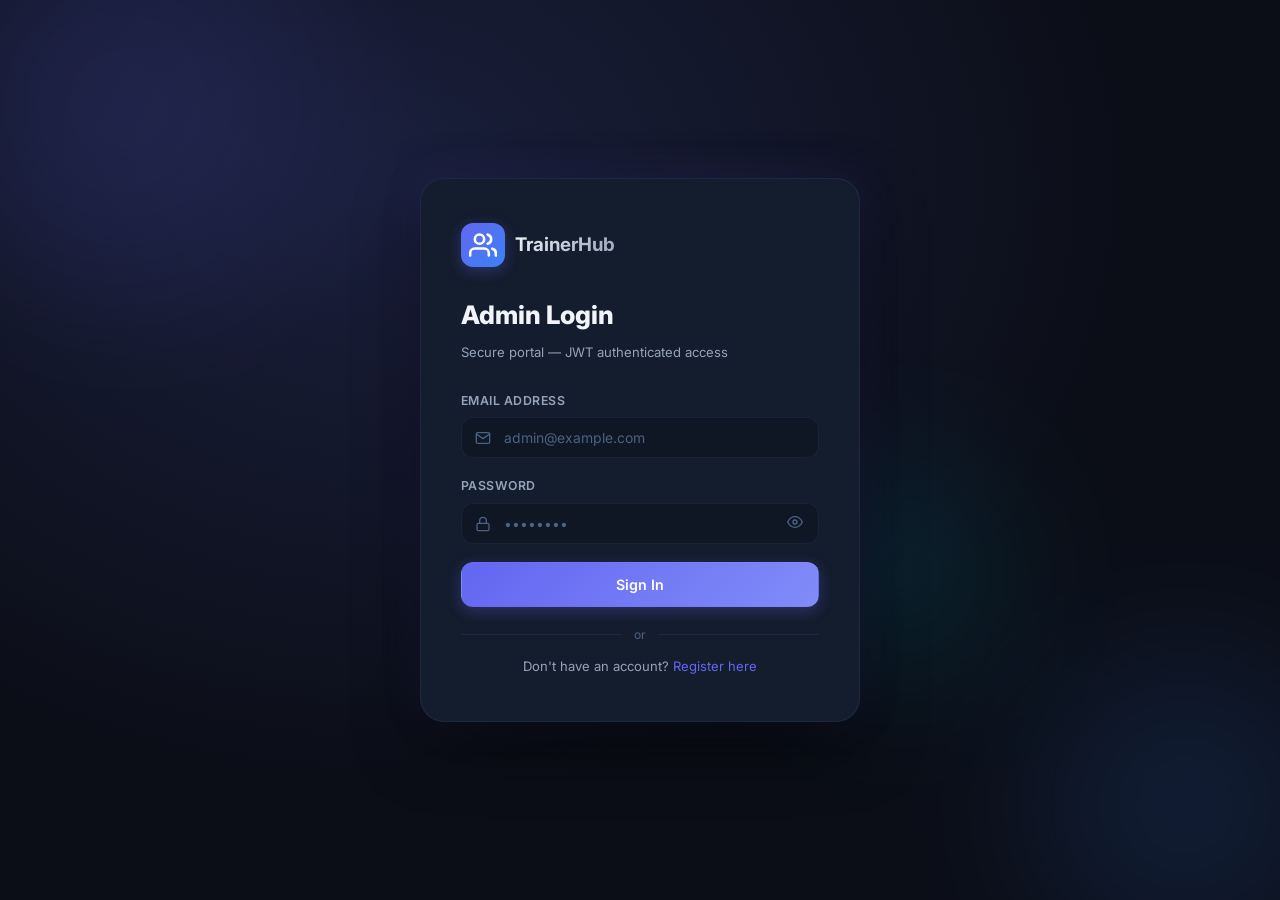
<file: index.html>
<!DOCTYPE html>
<html lang="en">
<head>
  <meta charset="UTF-8" />
  <meta name="viewport" content="width=device-width, initial-scale=1.0" />
  <title>TrainerHub — Admin Portal</title>
  <meta name="description" content="Secure JWT-based Trainer Management Portal for administrators to manage trainers and users." />
  <link rel="preconnect" href="https://fonts.googleapis.com" />
  <link href="https://fonts.googleapis.com/css2?family=Inter:wght@300;400;500;600;700;800&display=swap" rel="stylesheet" />
  <link rel="stylesheet" href="style.css" />
</head>
<body>

  <!-- ===== LOGIN PAGE ===== -->
  <div id="page-login" class="page active">
    <div class="auth-bg">
      <div class="auth-orb orb1"></div>
      <div class="auth-orb orb2"></div>
      <div class="auth-orb orb3"></div>
    </div>
    <div class="auth-card">
      <div class="auth-logo">
        <div class="logo-icon">
          <svg width="28" height="28" viewBox="0 0 24 24" fill="none" stroke="currentColor" stroke-width="2.2" stroke-linecap="round" stroke-linejoin="round">
            <path d="M17 21v-2a4 4 0 0 0-4-4H5a4 4 0 0 0-4 4v2"/>
            <circle cx="9" cy="7" r="4"/>
            <path d="M23 21v-2a4 4 0 0 0-3-3.87"/>
            <path d="M16 3.13a4 4 0 0 1 0 7.75"/>
          </svg>
        </div>
        <span class="logo-text">TrainerHub</span>
      </div>
      <h1 class="auth-title">Admin Login</h1>
      <p class="auth-subtitle">Secure portal — JWT authenticated access</p>

      <form id="login-form" class="auth-form" novalidate>
        <div class="form-group">
          <label for="login-email">Email Address</label>
          <div class="input-wrapper">
            <svg class="input-icon" width="16" height="16" viewBox="0 0 24 24" fill="none" stroke="currentColor" stroke-width="2" stroke-linecap="round" stroke-linejoin="round">
              <path d="M4 4h16c1.1 0 2 .9 2 2v12c0 1.1-.9 2-2 2H4c-1.1 0-2-.9-2-2V6c0-1.1.9-2 2-2z"/>
              <polyline points="22,6 12,13 2,6"/>
            </svg>
            <input type="email" id="login-email" placeholder="admin@example.com" required autocomplete="email" />
          </div>
        </div>
        <div class="form-group">
          <label for="login-password">Password</label>
          <div class="input-wrapper">
            <svg class="input-icon" width="16" height="16" viewBox="0 0 24 24" fill="none" stroke="currentColor" stroke-width="2" stroke-linecap="round" stroke-linejoin="round">
              <rect x="3" y="11" width="18" height="11" rx="2" ry="2"/>
              <path d="M7 11V7a5 5 0 0 1 10 0v4"/>
            </svg>
            <input type="password" id="login-password" placeholder="••••••••" required autocomplete="current-password" />
            <button type="button" class="toggle-pw" id="toggle-password" aria-label="Toggle password visibility">
              <svg id="eye-open" width="16" height="16" viewBox="0 0 24 24" fill="none" stroke="currentColor" stroke-width="2" stroke-linecap="round" stroke-linejoin="round">
                <path d="M1 12s4-8 11-8 11 8 11 8-4 8-11 8-11-8-11-8z"/>
                <circle cx="12" cy="12" r="3"/>
              </svg>
              <svg id="eye-closed" width="16" height="16" viewBox="0 0 24 24" fill="none" stroke="currentColor" stroke-width="2" stroke-linecap="round" stroke-linejoin="round" style="display:none">
                <path d="M17.94 17.94A10.07 10.07 0 0 1 12 20c-7 0-11-8-11-8a18.45 18.45 0 0 1 5.06-5.94M9.9 4.24A9.12 9.12 0 0 1 12 4c7 0 11 8 11 8a18.5 18.5 0 0 1-2.16 3.19m-6.72-1.07a3 3 0 1 1-4.24-4.24"/>
                <line x1="1" y1="1" x2="23" y2="23"/>
              </svg>
            </button>
          </div>
        </div>
        <div id="login-error" class="alert alert-error" style="display:none"></div>
        <button type="submit" class="btn btn-primary btn-full" id="login-btn">
          <span class="btn-text">Sign In</span>
          <span class="btn-loader" style="display:none"></span>
        </button>
      </form>

      <div class="auth-divider"><span>or</span></div>
      <p class="auth-switch">Don't have an account? <a href="#" id="go-register">Register here</a></p>
    </div>
  </div>

  <!-- ===== REGISTER PAGE ===== -->
  <div id="page-register" class="page">
    <div class="auth-bg">
      <div class="auth-orb orb1"></div>
      <div class="auth-orb orb2"></div>
      <div class="auth-orb orb3"></div>
    </div>
    <div class="auth-card">
      <div class="auth-logo">
        <div class="logo-icon">
          <svg width="28" height="28" viewBox="0 0 24 24" fill="none" stroke="currentColor" stroke-width="2.2" stroke-linecap="round" stroke-linejoin="round">
            <path d="M17 21v-2a4 4 0 0 0-4-4H5a4 4 0 0 0-4 4v2"/>
            <circle cx="9" cy="7" r="4"/>
            <path d="M23 21v-2a4 4 0 0 0-3-3.87"/>
            <path d="M16 3.13a4 4 0 0 1 0 7.75"/>
          </svg>
        </div>
        <span class="logo-text">TrainerHub</span>
      </div>
      <h1 class="auth-title">Create Account</h1>
      <p class="auth-subtitle">Register a new admin or user account</p>

      <form id="register-form" class="auth-form" novalidate>
        <div class="form-group">
          <label for="reg-name">Full Name</label>
          <div class="input-wrapper">
            <svg class="input-icon" width="16" height="16" viewBox="0 0 24 24" fill="none" stroke="currentColor" stroke-width="2" stroke-linecap="round" stroke-linejoin="round">
              <path d="M20 21v-2a4 4 0 0 0-4-4H8a4 4 0 0 0-4 4v2"/>
              <circle cx="12" cy="7" r="4"/>
            </svg>
            <input type="text" id="reg-name" placeholder="John Doe" required />
          </div>
        </div>
        <div class="form-group">
          <label for="reg-email">Email Address</label>
          <div class="input-wrapper">
            <svg class="input-icon" width="16" height="16" viewBox="0 0 24 24" fill="none" stroke="currentColor" stroke-width="2" stroke-linecap="round" stroke-linejoin="round">
              <path d="M4 4h16c1.1 0 2 .9 2 2v12c0 1.1-.9 2-2 2H4c-1.1 0-2-.9-2-2V6c0-1.1.9-2 2-2z"/>
              <polyline points="22,6 12,13 2,6"/>
            </svg>
            <input type="email" id="reg-email" placeholder="john@example.com" required />
          </div>
        </div>
        <div class="form-group">
          <label for="reg-password">Password</label>
          <div class="input-wrapper">
            <svg class="input-icon" width="16" height="16" viewBox="0 0 24 24" fill="none" stroke="currentColor" stroke-width="2" stroke-linecap="round" stroke-linejoin="round">
              <rect x="3" y="11" width="18" height="11" rx="2" ry="2"/>
              <path d="M7 11V7a5 5 0 0 1 10 0v4"/>
            </svg>
            <input type="password" id="reg-password" placeholder="••••••••" required />
          </div>
        </div>
        <div class="form-group">
          <label for="reg-role">Role</label>
          <div class="input-wrapper select-wrapper">
            <svg class="input-icon" width="16" height="16" viewBox="0 0 24 24" fill="none" stroke="currentColor" stroke-width="2" stroke-linecap="round" stroke-linejoin="round">
              <path d="M12 2l3.09 6.26L22 9.27l-5 4.87 1.18 6.88L12 17.77l-6.18 3.25L7 14.14 2 9.27l6.91-1.01L12 2z"/>
            </svg>
            <select id="reg-role">
              <option value="ADMIN">ADMIN</option>
              <option value="TRAINER">TRAINER</option>
              <option value="STUDENT">STUDENT</option>
            </select>
          </div>
        </div>
        <div id="register-error" class="alert alert-error" style="display:none"></div>
        <div id="register-success" class="alert alert-success" style="display:none"></div>
        <button type="submit" class="btn btn-primary btn-full" id="register-btn">
          <span class="btn-text">Create Account</span>
          <span class="btn-loader" style="display:none"></span>
        </button>
      </form>

      <div class="auth-divider"><span>or</span></div>
      <p class="auth-switch">Already have an account? <a href="#" id="go-login">Sign in</a></p>
    </div>
  </div>

  <!-- ===== DASHBOARD PAGE ===== -->
  <div id="page-dashboard" class="page">
    <!-- Sidebar -->
    <aside class="sidebar" id="sidebar">
      <div class="sidebar-header">
        <div class="auth-logo">
          <div class="logo-icon small">
            <svg width="20" height="20" viewBox="0 0 24 24" fill="none" stroke="currentColor" stroke-width="2.2" stroke-linecap="round" stroke-linejoin="round">
              <path d="M17 21v-2a4 4 0 0 0-4-4H5a4 4 0 0 0-4 4v2"/>
              <circle cx="9" cy="7" r="4"/>
              <path d="M23 21v-2a4 4 0 0 0-3-3.87"/>
              <path d="M16 3.13a4 4 0 0 1 0 7.75"/>
            </svg>
          </div>
          <span class="logo-text">TrainerHub</span>
        </div>
        <button class="sidebar-close" id="sidebar-close" aria-label="Close sidebar">✕</button>
      </div>

      <nav class="sidebar-nav">
        <a href="#" class="nav-item active" id="nav-trainers" data-section="trainers">
          <svg width="18" height="18" viewBox="0 0 24 24" fill="none" stroke="currentColor" stroke-width="2" stroke-linecap="round" stroke-linejoin="round">
            <path d="M17 21v-2a4 4 0 0 0-4-4H5a4 4 0 0 0-4 4v2"/>
            <circle cx="9" cy="7" r="4"/>
            <path d="M23 21v-2a4 4 0 0 0-3-3.87"/>
            <path d="M16 3.13a4 4 0 0 1 0 7.75"/>
          </svg>
          <span>Trainers</span>
        </a>
        <a href="#" class="nav-item" id="nav-add" data-section="add">
          <svg width="18" height="18" viewBox="0 0 24 24" fill="none" stroke="currentColor" stroke-width="2" stroke-linecap="round" stroke-linejoin="round">
            <circle cx="12" cy="12" r="10"/>
            <line x1="12" y1="8" x2="12" y2="16"/>
            <line x1="8" y1="12" x2="16" y2="12"/>
          </svg>
          <span>Add Trainer</span>
        </a>
        <a href="#" class="nav-item" id="nav-lookup" data-section="lookup">
          <svg width="18" height="18" viewBox="0 0 24 24" fill="none" stroke="currentColor" stroke-width="2" stroke-linecap="round" stroke-linejoin="round">
            <circle cx="11" cy="11" r="8"/>
            <line x1="21" y1="21" x2="16.65" y2="16.65"/>
          </svg>
          <span>Lookup by ID</span>
        </a>
      </nav>

      <div class="sidebar-footer">
        <div class="user-pill" id="user-pill">
          <div class="user-avatar" id="user-avatar-initial">A</div>
          <div class="user-info">
            <span class="user-name" id="sidebar-username">Admin</span>
            <span class="user-role">Administrator</span>
          </div>
        </div>
        <button class="btn-logout" id="btn-logout" aria-label="Logout">
          <svg width="16" height="16" viewBox="0 0 24 24" fill="none" stroke="currentColor" stroke-width="2" stroke-linecap="round" stroke-linejoin="round">
            <path d="M9 21H5a2 2 0 0 1-2-2V5a2 2 0 0 1 2-2h4"/>
            <polyline points="16 17 21 12 16 7"/>
            <line x1="21" y1="12" x2="9" y2="12"/>
          </svg>
          Logout
        </button>
      </div>
    </aside>

    <!-- Main Content -->
    <main class="main-content">
      <header class="topbar">
        <button class="hamburger" id="hamburger" aria-label="Open menu">
          <span></span><span></span><span></span>
        </button>
        <div class="topbar-title" id="topbar-title">All Trainers</div>
        <div class="topbar-actions">
          <div class="jwt-badge" id="jwt-indicator" title="JWT Token Active">
            <span class="jwt-dot"></span>
            <span>JWT Active</span>
          </div>
        </div>
      </header>

      <!-- ---- SECTION: Trainers List ---- -->
      <section id="section-trainers" class="content-section active">
        <div class="section-header">
          <div>
            <h2 class="section-title">All Trainers</h2>
            <p class="section-desc">Manage your trainer roster — view, edit, or remove records.</p>
          </div>
          <button class="btn btn-primary" id="btn-refresh-trainers">
            <svg width="15" height="15" viewBox="0 0 24 24" fill="none" stroke="currentColor" stroke-width="2.5" stroke-linecap="round" stroke-linejoin="round">
              <polyline points="23 4 23 10 17 10"/>
              <path d="M20.49 15a9 9 0 1 1-2.12-9.36L23 10"/>
            </svg>
            Refresh
          </button>
        </div>

        <div id="trainers-alert" class="alert" style="display:none"></div>

        <div class="stats-row" id="stats-row">
          <div class="stat-card">
            <div class="stat-icon blue">
              <svg width="20" height="20" viewBox="0 0 24 24" fill="none" stroke="currentColor" stroke-width="2" stroke-linecap="round" stroke-linejoin="round">
                <path d="M17 21v-2a4 4 0 0 0-4-4H5a4 4 0 0 0-4 4v2"/>
                <circle cx="9" cy="7" r="4"/>
                <path d="M23 21v-2a4 4 0 0 0-3-3.87"/>
                <path d="M16 3.13a4 4 0 0 1 0 7.75"/>
              </svg>
            </div>
            <div class="stat-info">
              <span class="stat-value" id="stat-total">—</span>
              <span class="stat-label">Total Trainers</span>
            </div>
          </div>
        </div>

        <div class="search-bar">
          <svg width="16" height="16" viewBox="0 0 24 24" fill="none" stroke="currentColor" stroke-width="2" stroke-linecap="round" stroke-linejoin="round">
            <circle cx="11" cy="11" r="8"/>
            <line x1="21" y1="21" x2="16.65" y2="16.65"/>
          </svg>
          <input type="text" id="search-input" placeholder="Search by name or email…" />
        </div>

        <div id="trainers-loading" class="loading-state">
          <div class="spinner"></div>
          <p>Loading trainers…</p>
        </div>

        <div id="trainers-empty" class="empty-state" style="display:none">
          <div class="empty-icon">
            <svg width="48" height="48" viewBox="0 0 24 24" fill="none" stroke="currentColor" stroke-width="1.5" stroke-linecap="round" stroke-linejoin="round">
              <path d="M17 21v-2a4 4 0 0 0-4-4H5a4 4 0 0 0-4 4v2"/>
              <circle cx="9" cy="7" r="4"/>
              <path d="M23 21v-2a4 4 0 0 0-3-3.87"/>
              <path d="M16 3.13a4 4 0 0 1 0 7.75"/>
            </svg>
          </div>
          <p>No trainers found</p>
          <button class="btn btn-primary" onclick="showSection('add')">Add First Trainer</button>
        </div>

        <div class="table-wrapper" id="trainers-table-wrapper" style="display:none">
          <table class="data-table" id="trainers-table">
            <thead>
              <tr>
                <th>ID</th>
                <th>Name</th>
                <th>Email</th>
                <th>Created At</th>
                <th>Actions</th>
              </tr>
            </thead>
            <tbody id="trainers-tbody"></tbody>
          </table>
        </div>
      </section>

      <!-- ---- SECTION: Add Trainer ---- -->
      <section id="section-add" class="content-section">
        <div class="section-header">
          <div>
            <h2 class="section-title">Add New Trainer</h2>
            <p class="section-desc">Register a new trainer into the system.</p>
          </div>
        </div>
        <div id="add-alert" class="alert" style="display:none"></div>
        <div class="form-card">
          <form id="add-trainer-form" novalidate>
            <div class="form-row">
              <div class="form-group">
                <label for="add-name">Trainer Name</label>
                <div class="input-wrapper">
                  <svg class="input-icon" width="16" height="16" viewBox="0 0 24 24" fill="none" stroke="currentColor" stroke-width="2" stroke-linecap="round" stroke-linejoin="round">
                    <path d="M20 21v-2a4 4 0 0 0-4-4H8a4 4 0 0 0-4 4v2"/>
                    <circle cx="12" cy="7" r="4"/>
                  </svg>
                  <input type="text" id="add-name" placeholder="e.g. Jane Smith" required />
                </div>
              </div>
              <div class="form-group">
                <label for="add-email">Email Address</label>
                <div class="input-wrapper">
                  <svg class="input-icon" width="16" height="16" viewBox="0 0 24 24" fill="none" stroke="currentColor" stroke-width="2" stroke-linecap="round" stroke-linejoin="round">
                    <path d="M4 4h16c1.1 0 2 .9 2 2v12c0 1.1-.9 2-2 2H4c-1.1 0-2-.9-2-2V6c0-1.1.9-2 2-2z"/>
                    <polyline points="22,6 12,13 2,6"/>
                  </svg>
                  <input type="email" id="add-email" placeholder="trainer@example.com" required />
                </div>
              </div>
            </div>
            <div class="form-actions">
              <button type="submit" class="btn btn-primary" id="add-trainer-btn">
                <svg width="16" height="16" viewBox="0 0 24 24" fill="none" stroke="currentColor" stroke-width="2.5" stroke-linecap="round" stroke-linejoin="round">
                  <line x1="12" y1="5" x2="12" y2="19"/>
                  <line x1="5" y1="12" x2="19" y2="12"/>
                </svg>
                <span class="btn-text">Add Trainer</span>
                <span class="btn-loader" style="display:none"></span>
              </button>
            </div>
          </form>
        </div>
      </section>

      <!-- ---- SECTION: Lookup by ID ---- -->
      <section id="section-lookup" class="content-section">
        <div class="section-header">
          <div>
            <h2 class="section-title">Lookup Trainer by ID</h2>
            <p class="section-desc">Find a specific trainer using their unique identifier.</p>
          </div>
        </div>
        <div class="form-card compact">
          <div class="form-row">
            <div class="form-group">
              <label for="lookup-id">Trainer ID</label>
              <div class="input-wrapper">
                <svg class="input-icon" width="16" height="16" viewBox="0 0 24 24" fill="none" stroke="currentColor" stroke-width="2" stroke-linecap="round" stroke-linejoin="round">
                  <path d="M20.59 13.41l-7.17 7.17a2 2 0 0 1-2.83 0L2 12V2h10l8.59 8.59a2 2 0 0 1 0 2.82z"/>
                  <line x1="7" y1="7" x2="7.01" y2="7"/>
                </svg>
                <input type="number" id="lookup-id" placeholder="Enter trainer ID…" min="1" />
              </div>
            </div>
            <div class="form-actions" style="padding-top:8px;">
              <button class="btn btn-primary" id="btn-lookup">
                <svg width="15" height="15" viewBox="0 0 24 24" fill="none" stroke="currentColor" stroke-width="2.5" stroke-linecap="round" stroke-linejoin="round">
                  <circle cx="11" cy="11" r="8"/>
                  <line x1="21" y1="21" x2="16.65" y2="16.65"/>
                </svg>
                <span class="btn-text">Search</span>
                <span class="btn-loader" style="display:none"></span>
              </button>
            </div>
          </div>
          <div id="lookup-alert" class="alert" style="display:none"></div>
        </div>

        <div id="lookup-result" class="trainer-profile-card" style="display:none">
          <div class="profile-header">
            <div class="profile-avatar" id="profile-avatar">?</div>
            <div class="profile-info">
              <h3 id="profile-name">—</h3>
              <p id="profile-email">—</p>
            </div>
            <div class="profile-badge">Trainer</div>
          </div>
          <div class="profile-details">
            <div class="detail-item">
              <span class="detail-label">ID</span>
              <span class="detail-value" id="profile-id">—</span>
            </div>
            <div class="detail-item">
              <span class="detail-label">Created At</span>
              <span class="detail-value" id="profile-created">—</span>
            </div>
          </div>
          <div class="profile-actions">
            <button class="btn btn-warning" id="profile-edit-btn">
              <svg width="14" height="14" viewBox="0 0 24 24" fill="none" stroke="currentColor" stroke-width="2.5" stroke-linecap="round" stroke-linejoin="round">
                <path d="M11 4H4a2 2 0 0 0-2 2v14a2 2 0 0 0 2 2h14a2 2 0 0 0 2-2v-7"/>
                <path d="M18.5 2.5a2.121 2.121 0 0 1 3 3L12 15l-4 1 1-4 9.5-9.5z"/>
              </svg>
              Edit
            </button>
            <button class="btn btn-danger" id="profile-delete-btn">
              <svg width="14" height="14" viewBox="0 0 24 24" fill="none" stroke="currentColor" stroke-width="2.5" stroke-linecap="round" stroke-linejoin="round">
                <polyline points="3 6 5 6 21 6"/>
                <path d="M19 6l-1 14H6L5 6"/>
                <path d="M10 11v6"/>
                <path d="M14 11v6"/>
                <path d="M9 6V4h6v2"/>
              </svg>
              Delete
            </button>
          </div>
        </div>
      </section>
    </main>
  </div>

  <!-- ===== EDIT MODAL ===== -->
  <div id="edit-modal" class="modal-overlay" style="display:none" role="dialog" aria-modal="true" aria-labelledby="modal-title">
    <div class="modal-card">
      <div class="modal-header">
        <h3 id="modal-title">Edit Trainer</h3>
        <button class="modal-close" id="modal-close" aria-label="Close modal">✕</button>
      </div>
      <form id="edit-form" novalidate>
        <input type="hidden" id="edit-id" />
        <div class="form-group">
          <label for="edit-name">Trainer Name</label>
          <div class="input-wrapper">
            <svg class="input-icon" width="16" height="16" viewBox="0 0 24 24" fill="none" stroke="currentColor" stroke-width="2" stroke-linecap="round" stroke-linejoin="round">
              <path d="M20 21v-2a4 4 0 0 0-4-4H8a4 4 0 0 0-4 4v2"/>
              <circle cx="12" cy="7" r="4"/>
            </svg>
            <input type="text" id="edit-name" required />
          </div>
        </div>
        <div class="form-group">
          <label for="edit-email">Email Address</label>
          <div class="input-wrapper">
            <svg class="input-icon" width="16" height="16" viewBox="0 0 24 24" fill="none" stroke="currentColor" stroke-width="2" stroke-linecap="round" stroke-linejoin="round">
              <path d="M4 4h16c1.1 0 2 .9 2 2v12c0 1.1-.9 2-2 2H4c-1.1 0-2-.9-2-2V6c0-1.1.9-2 2-2z"/>
              <polyline points="22,6 12,13 2,6"/>
            </svg>
            <input type="email" id="edit-email" required />
          </div>
        </div>
        <div id="edit-alert" class="alert" style="display:none"></div>
        <div class="modal-footer">
          <button type="button" class="btn btn-ghost" id="modal-cancel">Cancel</button>
          <button type="submit" class="btn btn-primary" id="edit-save-btn">
            <span class="btn-text">Save Changes</span>
            <span class="btn-loader" style="display:none"></span>
          </button>
        </div>
      </form>
    </div>
  </div>

  <!-- ===== DELETE CONFIRM MODAL ===== -->
  <div id="delete-modal" class="modal-overlay" style="display:none" role="dialog" aria-modal="true" aria-labelledby="delete-modal-title">
    <div class="modal-card compact">
      <div class="modal-header danger">
        <div class="danger-icon">
          <svg width="24" height="24" viewBox="0 0 24 24" fill="none" stroke="currentColor" stroke-width="2" stroke-linecap="round" stroke-linejoin="round">
            <path d="M10.29 3.86L1.82 18a2 2 0 0 0 1.71 3h16.94a2 2 0 0 0 1.71-3L13.71 3.86a2 2 0 0 0-3.42 0z"/>
            <line x1="12" y1="9" x2="12" y2="13"/>
            <line x1="12" y1="17" x2="12.01" y2="17"/>
          </svg>
        </div>
        <h3 id="delete-modal-title">Confirm Delete</h3>
      </div>
      <div class="modal-body">
        <p>Are you sure you want to delete trainer <strong id="delete-name-display"></strong>? This action cannot be undone.</p>
      </div>
      <div class="modal-footer">
        <button type="button" class="btn btn-ghost" id="delete-cancel">Cancel</button>
        <button type="button" class="btn btn-danger" id="delete-confirm-btn">
          <span class="btn-text">Delete</span>
          <span class="btn-loader" style="display:none"></span>
        </button>
      </div>
    </div>
  </div>

  <!-- Toast Container -->
  <div id="toast-container" aria-live="polite"></div>

  <script src="app.js"></script>
</body>
</html>
</file>
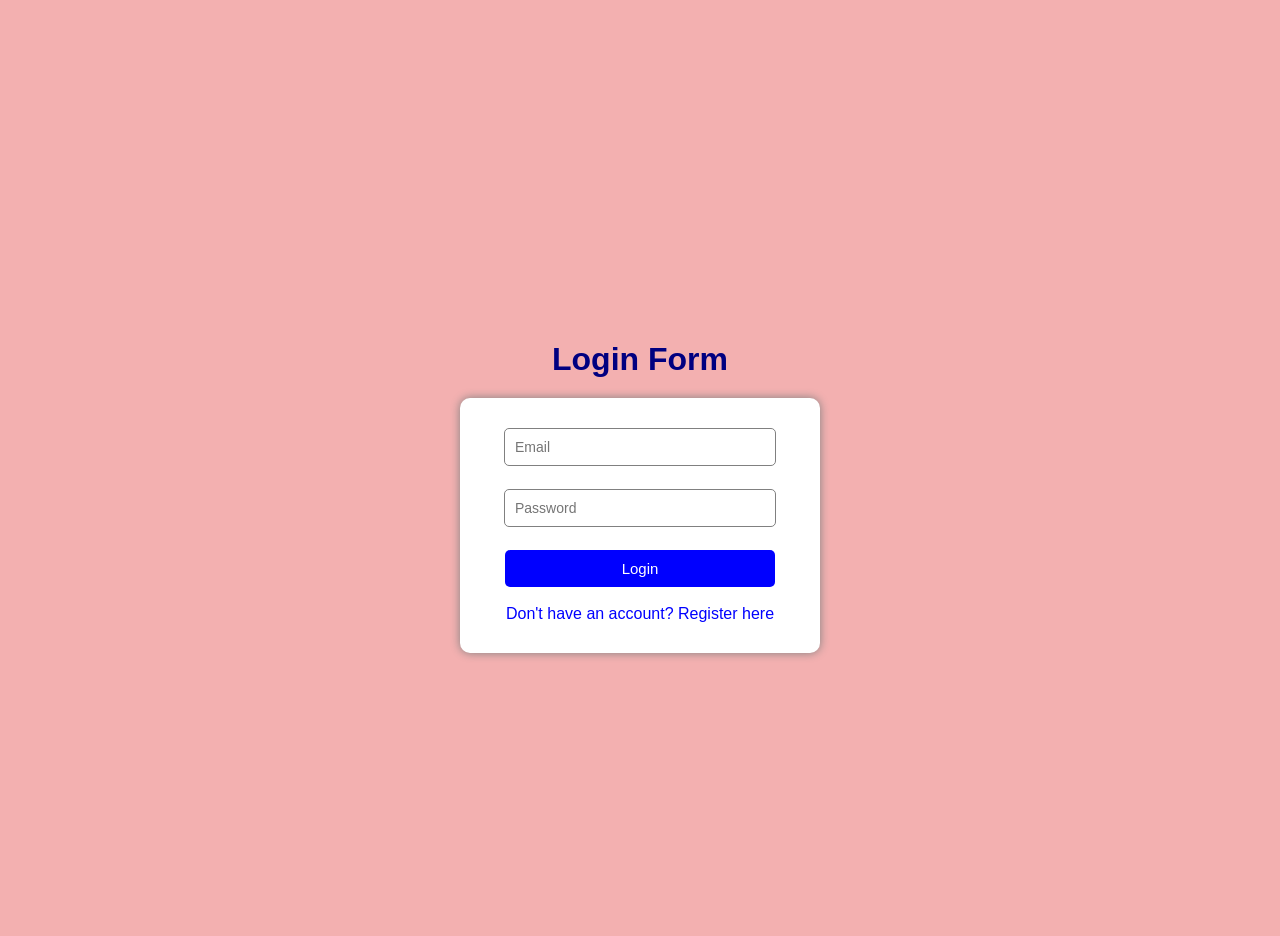
<file: dashboard.html>
<!DOCTYPE html>
<html>
<head>
    <title>Dashboard</title>
    <link rel="stylesheet" href="auth.css">
    <style>
        .dashboard-box {
            background-color: white;
            padding: 40px 50px;
            border-radius: 10px;
            box-shadow: 0px 0px 10px gray;
            text-align: center;
        }
        .welcome-text {
            color: navy;
            font-size: 28px;
            margin-bottom: 20px;
        }
    </style>
</head>
<body>
<br><br>
<table width="100%" height="100%">
    <tr>
        <td align="center" valign="middle">
            <div class="dashboard-box">
                <h1 class="welcome-text">Welcome, <span id="username-display">User</span>!</h1>
                <br>
                <button onclick="logout()">Logout</button>
            </div>
        </td>
    </tr>
</table>

<script>
    // Check if logged in
    const token = localStorage.getItem('jwt_token');
    const email = localStorage.getItem('user_email');

    if (!token) {
        window.location.href = 'login.html';
    } else {
        // Show username (part before @)
        const username = email ? email.split('@')[0] : 'User';
        document.getElementById('username-display').textContent = username;
    }

    function logout() {
        localStorage.removeItem('jwt_token');
        localStorage.removeItem('user_email');
        window.location.href = 'login.html';
    }
</script>
</body>
</html>
</file>
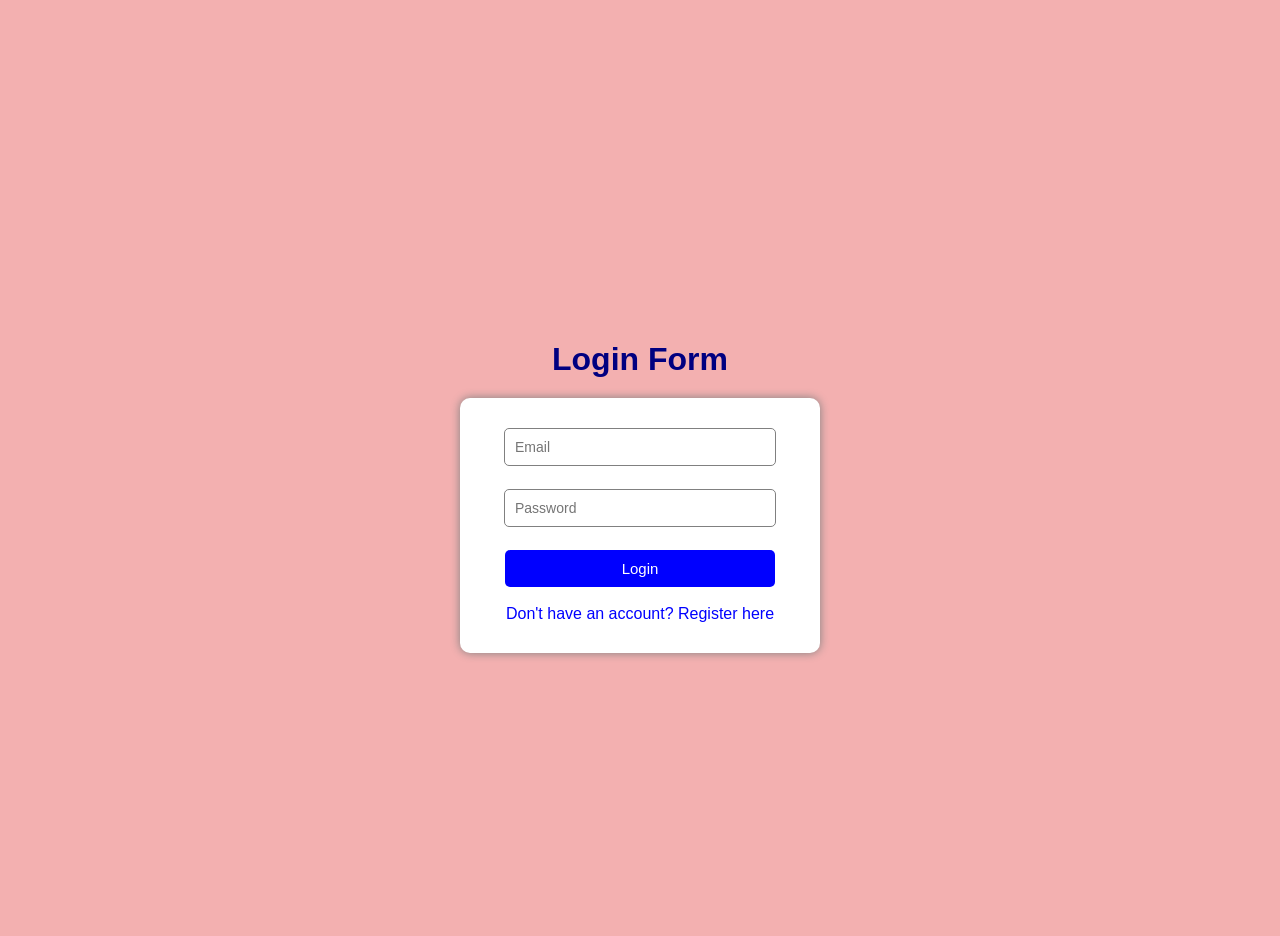
<file: Dashboards.html>
<!DOCTYPE html>
<html lang="en">

<head>
  <meta charset="UTF-8" />
  <meta name="viewport" content="width=device-width, initial-scale=1.0" />
  <title>Admin Dashboard - Trainer Management</title>
  <style>
    * {
      box-sizing: border-box;
      margin: 0;
      padding: 0;
    }

    body {
      font-family: Arial, sans-serif;
      background-color: #f0f2f5;
      min-height: 100vh;
    }

    /* ── NAVBAR ── */
    .navbar {
      background-color: #1a1a2e;
      color: white;
      padding: 12px 24px;
      display: flex;
      justify-content: space-between;
      align-items: center;
    }

    .navbar h2 {
      font-size: 18px;
    }

    .navbar span {
      font-size: 14px;
      color: #aaa;
    }

    .logout-btn {
      background-color: #e74c3c;
      color: white;
      border: none;
      padding: 7px 16px;
      border-radius: 4px;
      cursor: pointer;
      font-size: 13px;
    }

    .logout-btn:hover {
      background-color: #c0392b;
    }

    /* ── MAIN LAYOUT ── */
    .container {
      max-width: 960px;
      margin: 30px auto;
      padding: 0 16px;
    }

    /* ── OPERATION BUTTONS ── */
    .ops-section {
      background: white;
      border-radius: 8px;
      padding: 20px;
      margin-bottom: 24px;
      box-shadow: 0 1px 4px rgba(0, 0, 0, 0.1);
    }

    .ops-section h3 {
      margin-bottom: 14px;
      font-size: 15px;
      color: #333;
      border-bottom: 1px solid #eee;
      padding-bottom: 8px;
    }

    .btn-row {
      display: flex;
      flex-wrap: wrap;
      gap: 10px;
    }

    .op-btn {
      padding: 9px 20px;
      border: 1px solid #ccc;
      border-radius: 5px;
      cursor: pointer;
      font-size: 14px;
      font-weight: bold;
      color: #333;
      background-color: transparent;
      transition: background-color 0.2s;
    }

    .op-btn:hover {
      background-color: #f0f0f0;
    }

    .btn-post {}

    .btn-get {}

    .btn-getid {}

    .btn-put {}

    .btn-delete {}

    /* ── ACTIVE PANEL ── */
    .panel {
      background: white;
      border-radius: 8px;
      padding: 22px;
      box-shadow: 0 1px 4px rgba(0, 0, 0, 0.1);
      display: none;
    }

    .panel.active {
      display: block;
    }

    .panel h3 {
      font-size: 15px;
      margin-bottom: 16px;
      color: #333;
      border-bottom: 1px solid #eee;
      padding-bottom: 8px;
    }

    /* ── FORM FIELDS ── */
    .form-group {
      margin-bottom: 12px;
    }

    .form-group label {
      display: block;
      font-size: 13px;
      color: #555;
      margin-bottom: 4px;
    }

    .form-group input {
      width: 100%;
      padding: 8px 10px;
      border: 1px solid #ccc;
      border-radius: 4px;
      font-size: 14px;
    }

    .form-group input:focus {
      outline: none;
      border-color: #2980b9;
    }

    .submit-btn {
      padding: 9px 22px;
      border: none;
      border-radius: 5px;
      cursor: pointer;
      font-size: 14px;
      color: white;
      background-color: #2980b9;
      margin-top: 4px;
    }

    .submit-btn:hover {
      background-color: #1f618d;
    }

    /* ── RESPONSE AREA ── */
    .response-box {
      margin-top: 18px;
      background-color: #f8f9fa;
      border: 1px solid #ddd;
      border-radius: 5px;
      padding: 14px;
      font-size: 13px;
      color: #333;
      display: none;
    }

    .response-box.show {
      display: block;
    }

    .response-box.success {
      border-left: 4px solid #27ae60;
    }

    .response-box.error {
      border-left: 4px solid #e74c3c;
      color: #c0392b;
    }

    /* ── TABLE ── */
    table {
      width: 100%;
      border-collapse: collapse;
      font-size: 13px;
      margin-top: 10px;
    }

    th {
      background-color: #1a1a2e;
      color: white;
      padding: 9px 12px;
      text-align: left;
    }

    td {
      padding: 8px 12px;
      border-bottom: 1px solid #eee;
    }

    tr:hover td {
      background-color: #f5f5f5;
    }

    .badge {
      display: inline-block;
      font-size: 11px;
      font-weight: bold;
      padding: 2px 8px;
      border-radius: 10px;
      color: white;
    }

    .badge-post {
      background-color: #27ae60;
    }

    .badge-get {
      background-color: #2980b9;
    }

    .badge-put {
      background-color: #e67e22;
    }

    .badge-delete {
      background-color: #e74c3c;
    }
  </style>
</head>

<body>

  <!-- NAVBAR -->
  <div class="navbar">
    <h2>Dashboard</h2>
    <span id="nav-email">Logged in as: —</span>
    <button class="logout-btn" onclick="logout()">Logout</button>
  </div>

  <div class="container">

    <!-- OPERATION BUTTONS -->
    <div class="ops-section">
      <h3>Trainer Operations</h3>
      <div class="btn-row">
        <button class="op-btn btn-post" onclick="showPanel('panel-add')">Add Trainer</button>
        <button class="op-btn btn-get" onclick="showPanel('panel-getall')">Get All Trainers</button>
        <button class="op-btn btn-getid" onclick="showPanel('panel-getbyid')">Get Trainer by ID</button>
        <button class="op-btn btn-put" onclick="showPanel('panel-update')">Update Trainer</button>
        <button class="op-btn btn-delete" onclick="showPanel('panel-delete')">Delete Trainer</button>
      </div>
    </div>

    <!-- PANEL: ADD TRAINER (POST) -->
    <div class="panel" id="panel-add">
      <h3>Add New Trainer</h3>
      <div class="form-group">
        <label>Name</label>
        <input type="text" id="add-name" placeholder="Trainer name" />
      </div>
      <div class="form-group">
        <label>Email</label>
        <input type="email" id="add-email" placeholder="trainer@example.com" />
      </div>
      <button class="submit-btn" onclick="addTrainer()">Add Trainer</button>
      <div class="response-box" id="res-add"></div>
    </div>

    <!-- PANEL: GET ALL TRAINERS (GET) -->
    <div class="panel" id="panel-getall">
      <h3>All Trainers</h3>
      <button class="submit-btn" onclick="fetchAllTrainers()">Fetch All Trainers</button>
      <div class="response-box" id="res-getall"></div>
    </div>

    <!-- PANEL: GET BY ID (GET) -->
    <div class="panel" id="panel-getbyid">
      <h3>Get Trainer by ID</h3>
      <div class="form-group">
        <label>Trainer ID</label>
        <input type="number" id="getid-id" placeholder="e.g. 1" />
      </div>
      <button class="submit-btn" onclick="fetchById()">Fetch Trainer</button>
      <div class="response-box" id="res-getbyid"></div>
    </div>

    <!-- PANEL: UPDATE TRAINER (PUT) -->
    <div class="panel" id="panel-update">
      <h3>Update Trainer</h3>
      <div class="form-group">
        <label>Trainer ID</label>
        <input type="number" id="upd-id" placeholder="e.g. 1" />
      </div>
      <div class="form-group">
        <label>New Name</label>
        <input type="text" id="upd-name" placeholder="Updated name" />
      </div>
      <div class="form-group">
        <label>New Email</label>
        <input type="email" id="upd-email" placeholder="Updated email" />
      </div>
      <button class="submit-btn" onclick="updateTrainer()">Update Trainer</button>
      <div class="response-box" id="res-update"></div>
    </div>

    <!-- PANEL: DELETE TRAINER (DELETE) -->
    <div class="panel" id="panel-delete">
      <h3>Delete Trainer</h3>
      <div class="form-group">
        <label>Trainer ID</label>
        <input type="number" id="del-id" placeholder="e.g. 1" />
      </div>
      <button class="submit-btn" style="background-color:#e74c3c;" onclick="confirmDelete()">Delete Trainer</button>
      <div id="delete-confirm-box"
        style="display:none; margin-top:12px; padding:12px; background:#fff3cd; border:1px solid #e74c3c; border-radius:5px;">
        <strong style="color:#e74c3c;">Are you sure?</strong> This will permanently delete the trainer.
        &nbsp;&nbsp;
        <button onclick="doDelete()"
          style="background:#e74c3c;color:white;border:none;padding:6px 16px;border-radius:4px;cursor:pointer;font-weight:bold;">Yes,
          Delete</button>
        &nbsp;
        <button onclick="cancelDelete()"
          style="background:#888;color:white;border:none;padding:6px 16px;border-radius:4px;cursor:pointer;">Cancel</button>
      </div>
      <div class="response-box" id="res-delete"></div>
    </div>

  </div><!-- /container -->

  <script>
    const API = 'http://localhost:8080';

    // ── Auth guard ──
    const token = localStorage.getItem('jwt_token');
    const email = localStorage.getItem('user_email');

    if (!token) {
      window.location.href = 'login.html';
    } else {
      document.getElementById('nav-email').textContent = 'Logged in as: ' + (email || '—');
    }

    function logout() {
      localStorage.removeItem('jwt_token');
      localStorage.removeItem('user_email');
      window.location.href = 'login.html';
    }

    // ── Panel switcher ──
    function showPanel(id) {
      document.querySelectorAll('.panel').forEach(p => p.classList.remove('active'));
      document.getElementById(id).classList.add('active');
    }

    // JWT sent on every request via Authorization: Bearer <token>
    function authHeaders(extra) {
      return Object.assign({ 'Authorization': 'Bearer ' + token }, extra || {});
    }

    function showResponse(boxId, content, isError) {
      const box = document.getElementById(boxId);
      box.className = 'response-box show ' + (isError ? 'error' : 'success');
      box.innerHTML = content;
    }

    // Central handler: 401 = not logged in, 403 = Access Denied (not ADMIN)
    async function handleApiError(res, boxId) {
      if (res.status === 401) {
        alert('Session expired or not logged in. Redirecting to login...');
        localStorage.removeItem('jwt_token');
        localStorage.removeItem('user_email');
        window.location.href = 'login.html';
        return true;
      }
      if (res.status === 403) {
        alert('Access Denied!\n\nThis action requires ADMIN role.\nYou do not have permission to perform this operation.');
        showResponse(boxId, '<strong>Access Denied</strong> - Admin role required for this operation.', true);
        return true;
      }
      return false;
    }

    // ── Build a simple trainer card ──
    function trainerCard(t) {
      return `<strong>ID:</strong> ${t.id} &nbsp;|&nbsp;
              <strong>Name:</strong> ${t.name} &nbsp;|&nbsp;
              <strong>Email:</strong> ${t.email} &nbsp;|&nbsp;
              <strong>Created:</strong> ${t.createdAt ? t.createdAt.replace('T', ' ').substring(0, 19) : '—'}`;
    }

    // ── Build table from array ──
    function buildTable(trainers) {
      if (!trainers || trainers.length === 0) return '<em>No trainers found.</em>';
      let rows = trainers.map(t => `
        <tr>
          <td>${t.id}</td>
          <td>${t.name}</td>
          <td>${t.email}</td>
          <td>${t.createdAt ? t.createdAt.replace('T', ' ').substring(0, 19) : '—'}</td>
        </tr>`).join('');
      return `<table>
        <thead><tr><th>ID</th><th>Name</th><th>Email</th><th>Created At</th></tr></thead>
        <tbody>${rows}</tbody>
      </table>`;
    }

    // ──────────────────────────────────────────
    // POST — Add Trainer
    // ──────────────────────────────────────────
    async function addTrainer() {
      const name = document.getElementById('add-name').value.trim();
      const email = document.getElementById('add-email').value.trim();

      if (!name || !email) {
        showResponse('res-add', '⚠️ Please fill in both name and email.', true);
        return;
      }

      try {
        const res = await fetch(API + '/addTrainer', {
          method: 'POST',
          headers: authHeaders({ 'Content-Type': 'application/json' }),
          body: JSON.stringify({ name, email })
        });

        if (await handleApiError(res, 'res-add')) return;

        const data = await res.json();
        if (!res.ok) {
          showResponse('res-add', 'Error: ' + (data.message || res.statusText), true);
          return;
        }

        showResponse('res-add', 'Trainer added successfully!<br><br>' + trainerCard(data), false);
        document.getElementById('add-name').value = '';
        document.getElementById('add-email').value = '';

      } catch (e) {
        showResponse('res-add', 'Cannot connect to server. Make sure backend is running on port 8080.', true);
      }
    }

    // ──────────────────────────────────────────
    // GET — Fetch All Trainers
    // ──────────────────────────────────────────
    async function fetchAllTrainers() {
      const box = document.getElementById('res-getall');
      box.className = 'response-box show success';
      box.innerHTML = 'Loading…';

      try {
        const res = await fetch(API + '/admin/fetchAllTrainers', {
          headers: authHeaders()
        });

        if (await handleApiError(res, 'res-getall')) return;

        if (!res.ok) {
          const d = await res.json().catch(() => ({}));
          showResponse('res-getall', 'Error: ' + (d.message || res.statusText), true);
          return;
        }

        const data = await res.json();
        showResponse('res-getall', buildTable(data), false);

      } catch (e) {
        showResponse('res-getall', 'Cannot connect to server. Make sure backend is running on port 8080.', true);
      }
    }

    // ──────────────────────────────────────────
    // GET — Fetch By ID
    // ──────────────────────────────────────────
    async function fetchById() {
      const id = document.getElementById('getid-id').value.trim();

      if (!id) {
        showResponse('res-getbyid', '⚠️ Please enter a Trainer ID.', true);
        return;
      }

      try {
        const res = await fetch(API + '/trainer/' + id, {
          headers: authHeaders()
        });

        if (await handleApiError(res, 'res-getbyid')) return;

        if (!res.ok) {
          const data = await res.json().catch(() => ({}));
          showResponse('res-getbyid', 'Error: ' + (data.message || res.statusText), true);
          return;
        }

        const data = await res.json();
        showResponse('res-getbyid', 'Trainer found:<br><br>' + trainerCard(data), false);

      } catch (e) {
        showResponse('res-getbyid', 'Cannot connect to server. Make sure backend is running on port 8080.', true);
      }
    }

    // ──────────────────────────────────────────
    // PUT — Update Trainer
    // ──────────────────────────────────────────
    async function updateTrainer() {
      const id = document.getElementById('upd-id').value.trim();
      const name = document.getElementById('upd-name').value.trim();
      const email = document.getElementById('upd-email').value.trim();

      if (!id) {
        showResponse('res-update', '⚠️ Please enter a Trainer ID.', true);
        return;
      }

      try {
        const res = await fetch(API + '/update/' + id, {
          method: 'PUT',
          headers: authHeaders({ 'Content-Type': 'application/json' }),
          body: JSON.stringify({ name, email })
        });

        if (await handleApiError(res, 'res-update')) return;

        if (!res.ok) {
          const data = await res.json().catch(() => ({}));
          showResponse('res-update', 'Error: ' + (data.message || res.statusText), true);
          return;
        }

        const msg = await res.text();
        showResponse('res-update', 'Updated: ' + msg, false);

      } catch (e) {
        showResponse('res-update', 'Cannot connect to server. Make sure backend is running on port 8080.', true);
      }
    }

    // ──────────────────────────────────────────
    // DELETE — Delete Trainer
    // ──────────────────────────────────────────
    function confirmDelete() {
      const id = document.getElementById('del-id').value.trim();
      if (!id) {
        showResponse('res-delete', '⚠️ Please enter a Trainer ID first.', true);
        return;
      }
      document.getElementById('delete-confirm-box').style.display = 'block';
    }

    function cancelDelete() {
      document.getElementById('delete-confirm-box').style.display = 'none';
    }

    async function doDelete() {
      document.getElementById('delete-confirm-box').style.display = 'none';
      const id = document.getElementById('del-id').value.trim();

      if (!id) {
        showResponse('res-delete', '⚠️ Please enter a Trainer ID.', true);
        return;
      }

      showResponse('res-delete', 'Deleting...', false);

      try {
        const res = await fetch(API + '/deleteTrainer/' + id, {
          method: 'DELETE',
          headers: authHeaders()
        });

        if (await handleApiError(res, 'res-delete')) return;

        if (!res.ok) {
          const txt = await res.text().catch(() => res.statusText);
          showResponse('res-delete', 'Error ' + res.status + ': ' + txt, true);
          return;
        }

        const msg = await res.text();
        showResponse('res-delete', '✅ ' + msg, false);
        document.getElementById('del-id').value = '';

      } catch (e) {
        showResponse('res-delete', 'Cannot connect to server. Make sure backend is running on port 8080.<br>Detail: ' + e.message, true);
      }
    }
  </script>

</body>

</html>
</file>
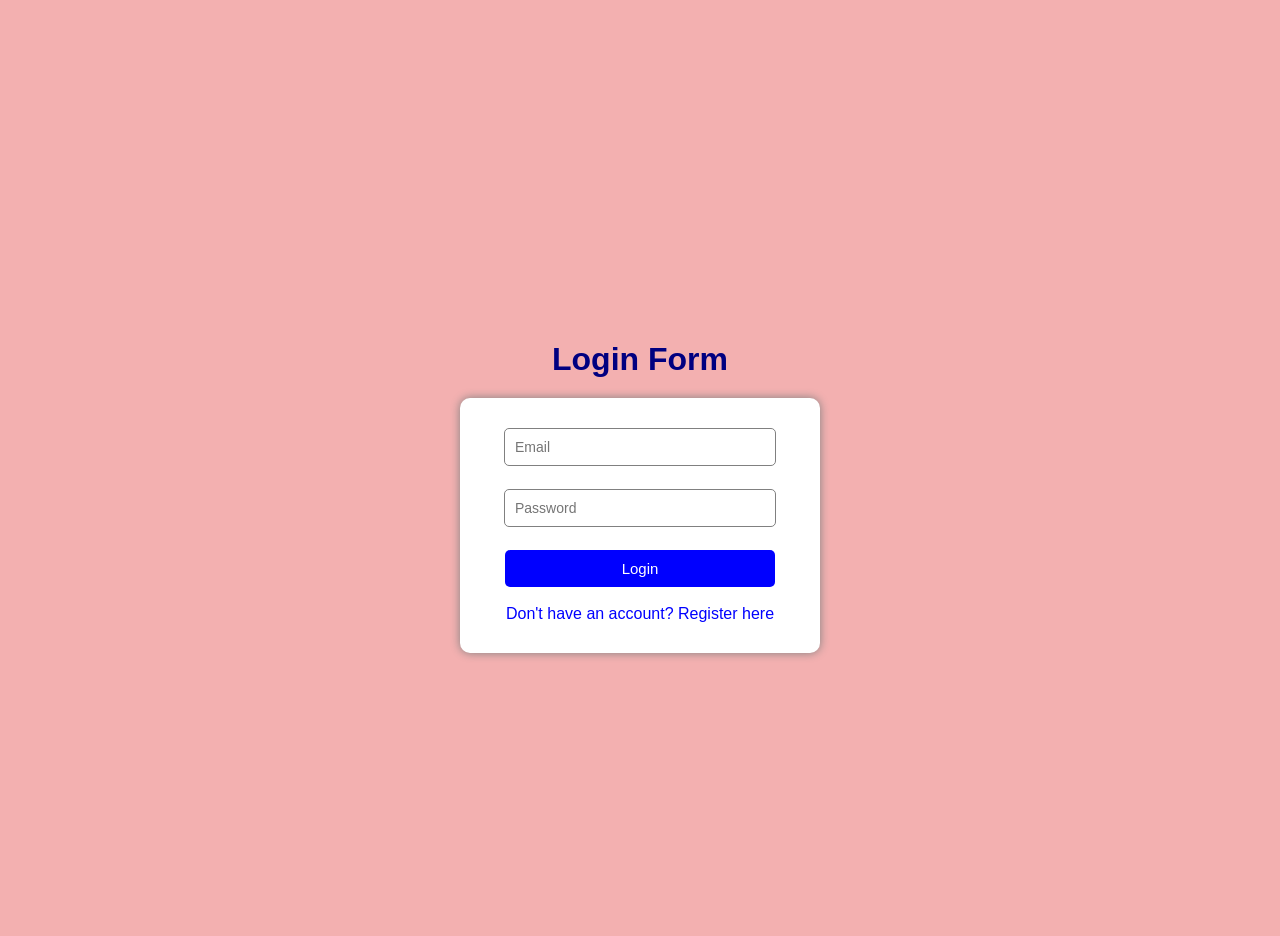
<file: login.html>
<!DOCTYPE html>
<html>

<head>
  <title>Login</title>
  <link rel="stylesheet" href="auth.css">
</head>

<body>
  <br><br>
  <table width="100%" height="100%">
    <tr>
      <td align="center" valign="middle">
        <h1>Login Form</h1>

        <form id="login-form">

          <input type="email" id="login-email" placeholder="Email" name="email" required />
          <br><br>

          <input type="password" id="login-password" placeholder="Password" name="password" required />
          <br><br>

          <div id="login-error" style="color:red; margin-bottom:10px; display:none;"></div>

          <button type="submit" id="login-btn">Login</button>
          <br><br>

          <a href="register.html">Don't have an account? Register here</a>

        </form>
      </td>
    </tr>
  </table>

  <script>
    const API_BASE = 'http://localhost:8080';

    document.getElementById('login-form').addEventListener('submit', async function (e) {
      e.preventDefault();

      const email = document.getElementById('login-email').value.trim();
      const password = document.getElementById('login-password').value;
      const errorDiv = document.getElementById('login-error');
      const btn = document.getElementById('login-btn');

      errorDiv.style.display = 'none';

      if (!email || !password) {
        errorDiv.textContent = 'Please fill in all fields.';
        errorDiv.style.display = 'block';
        return;
      }

      btn.textContent = 'Logging in...';
      btn.disabled = true;

      try {
        const res = await fetch(API_BASE + '/auth/admin/login', {
          method: 'POST',
          headers: { 'Content-Type': 'application/json' },
          body: JSON.stringify({ email: email, password: password })
        });

        const data = await res.json();

        if (!res.ok) {
          errorDiv.textContent = data.message || 'Invalid Email or Password.';
          errorDiv.style.display = 'block';
          return;
        }

        // Save token and redirect to dashboard
        localStorage.setItem('jwt_token', data.token);
        localStorage.setItem('user_email', email);
        window.location.href = 'dashboards.html';

      } catch (err) {
        errorDiv.textContent = 'Cannot connect to server. Make sure backend is running on port 8080.';
        errorDiv.style.display = 'block';
      } finally {
        btn.textContent = 'Login';
        btn.disabled = false;
      }
    });

    // If already logged in, go to dashboard
    if (localStorage.getItem('jwt_token')) {
      window.location.href = 'dashboards.html';
    }
  </script>
</body>

</html>
</file>
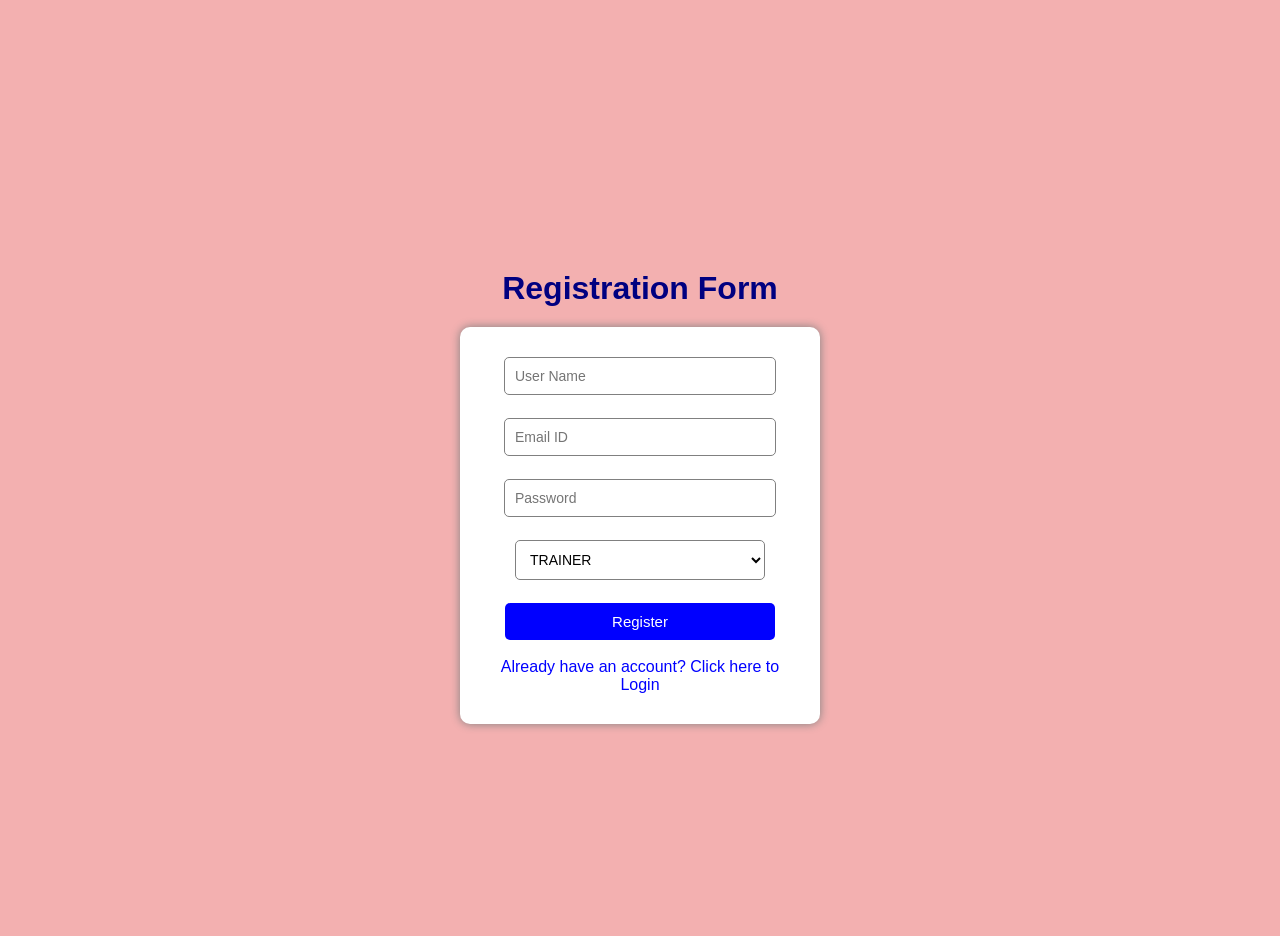
<file: register.html>
<!DOCTYPE html>
<html>
<head>
    <title>Register</title>
    <link rel="stylesheet" href="auth.css">
</head>
<body>
<br><br>
<table align="center">
    <tr>
        <td align="center">
            <h1>Registration Form</h1>

            <form id="register-form">

                <input type="text" id="reg-name" placeholder="User Name" name="uname" required />
                <br><br>

                <input type="email" id="reg-email" placeholder="Email ID" name="mailid" required />
                <br><br>

                <input type="password" id="reg-password" placeholder="Password" name="password" required />
                <br><br>

                <select id="reg-role" name="role">
                    <option value="ADMIN">ADMIN</option>
                    <option value="TRAINER" selected>TRAINER</option>
                    <option value="STUDENT">STUDENT</option>
                </select>
                <br><br>

                <div id="reg-error"   style="color:red;  margin-bottom:10px; display:none;"></div>
                <div id="reg-success" style="color:green; margin-bottom:10px; display:none;"></div>

                <button type="submit" id="reg-btn">Register</button>
                <br><br>

                <a href="login.html">Already have an account? Click here to Login</a>

            </form>
        </td>
    </tr>
</table>

<script>
    const API_BASE = 'http://localhost:8080';

    document.getElementById('register-form').addEventListener('submit', async function(e) {
        e.preventDefault();

        const name     = document.getElementById('reg-name').value.trim();
        const email    = document.getElementById('reg-email').value.trim();
        const password = document.getElementById('reg-password').value;
        const role     = document.getElementById('reg-role').value;
        const errDiv   = document.getElementById('reg-error');
        const sucDiv   = document.getElementById('reg-success');
        const btn      = document.getElementById('reg-btn');
        errDiv.style.display = 'none';
        sucDiv.style.display = 'none';

        if (!name || !email || !password) {
            errDiv.textContent = 'Please fill in all required fields.';
            errDiv.style.display = 'block';
            return;
        }
        if (password.length < 6) {
            errDiv.textContent = 'Password must be at least 6 characters.';
            errDiv.style.display = 'block';
            return;
        }

        btn.textContent = 'Registering...';
        btn.disabled = true;

        try {
            const res = await fetch(API_BASE + '/auth/register', {
                method: 'POST',
                headers: { 'Content-Type': 'application/json' },
                body: JSON.stringify({ name: name, email: email, password: password, role: role })
            });

            if (res.ok) {
                sucDiv.textContent = 'Registration Successful! Redirecting to login...';
                sucDiv.style.display = 'block';
                document.getElementById('register-form').reset();
                setTimeout(function() {
                    window.location.href = 'login.html';
                }, 1500);
            } else {
                const data = await res.json().catch(function() { return {}; });
                errDiv.textContent = data.message || 'Registration failed. Email may already be in use.';
                errDiv.style.display = 'block';
            }

        } catch (err) {
            errDiv.textContent = 'Cannot connect to server. Make sure backend is running on port 8080.';
            errDiv.style.display = 'block';
        } finally {
            btn.textContent = 'Register';
            btn.disabled = false;
        }
    });
</script>
</body>
</html>
</file>
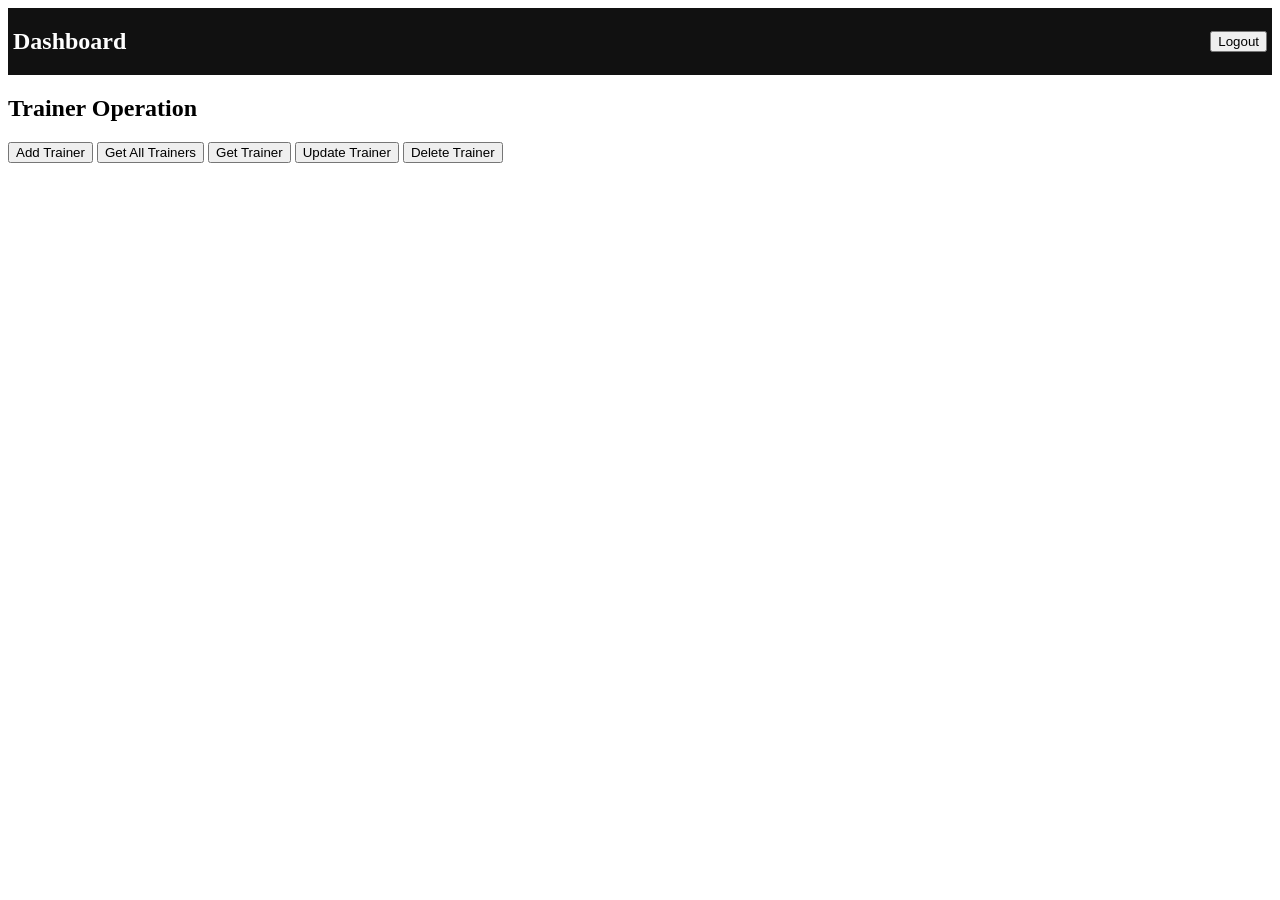
<file: rough.html>
<!DOCTYPE html>
<html lang="en">
<head>
    <meta charset="UTF-8">
    <meta name="viewport" content="width=device-width, initial-scale=1.0">
    <title>rough</title>

    <style>
        .navbar{
            background-color: #111;
            color: white;
            display: flex;
            justify-content: space-between;
            align-items: center;
            padding: 0px 5px;
        }
        .panel{
            background-color: #eadede;
            max-width: 960px;
            padding: 20px;
            margin: 5px;
            border-radius: 5px;
            display: none;
        }
        .active{
            display: block;
        }
    </style>

    
</head>
<body>
    

    <div class="navbar">
        <h2>Dashboard</h2>
        <button onclick="logout()">Logout</button>
    </div>

    <div class="container">
        <div>
            <h2>Trainer Operation</h2>
        </div>
        <div class="option">
            <button class="btn" onclick="showpanel('add')">Add Trainer</button>
            <button class="btn" onclick="showpanel('getall')">Get All Trainers</button>
            <button class="btn" onclick="showpanel('get')">Get Trainer</button>
            <button class="btn" onclick="showpanel('update')">Update Trainer</button>
            <button class="btn" onclick="showpanel('delete')">Delete Trainer</button>
        </div>
    </div>

    <div class="panel" id="add">
        <h3>Add Trainer</h3>
        <label for="trainername">Trainer Name</label> <input type="text" name="trainername" id="aname" required><br>
        <label for="trainername">Trainer Email</label> <input type="email" name="trainername" id="aemail" required><br>
        <div id="msg"></div>
        <button onclick="addTrainer()">Add Trainer</button>
    </div>
    <div class="panel" id="getall">
                <h3>Get All Trainers</h3>
                <div id="trainerList"></div>
                <button onclick="fetchAllTrainers()">Fetch All Trainers</button>
    </div>
    <div class="panel" id="get">
            <h3>Get Trainer</h3>
    </div>
    <div class="panel" id="update" >
            <h3>Update Trainer</h3>
    </div>
    <div class="panel" id="delete">
            <h3>Delete Trainer</h3>
    </div>



    <script>
         const API_BASE = 'http://localhost:8080';

        const logout = () => {
            localStorage.clear();
            window.location.href = 'login.html';
        }

        const token = localStorage.getItem('jwt_token');

    function buildTable(trainers) {
      if (!trainers || trainers.length === 0) return '<em>No trainers found.</em>';
      let rows = trainers.map(t => `
        <tr>
          <td>${t.id}</td>
          <td>${t.name}</td>
          <td>${t.email}</td>
          <td>${t.createdAt ? t.createdAt.replace('T', ' ').substring(0, 19) : '—'}</td>
        </tr>`).join('');
      return `<table border=2>
        <thead><tr><th>ID</th><th>Name</th><th>Email</th><th>Created At</th></tr></thead>
        <tbody>${rows}</tbody>
      </table>`;
    }
        async function fetchAllTrainers() {
            try {
                const res = await fetch(API_BASE + "/admin/fetchAllTrainers", {
                    headers: {
                        Authorization: "Bearer " + token
                    }
                });

                if (!res.ok) {
                    alert("Invalid request ! ");
                }

                const data = await res.json();

                document.getElementById("trainerList").innerHTML = buildTable(data);

            } catch (err) {
                document.getElementById("msg").textContent =
                    "Cannot connect to server. Make sure backend is running on port 8080.";
            }
        }
        
        async function addTrainer(){
            const name = document.getElementById('aname').value.trim();
            const email = document.getElementById('aemail').value;

            if(!name || !email){
                alert("Invalid Name or Email !");
                return;
            }

          try{  
                const res = await fetch(API_BASE + "/addTrainer",{
                method : 'POST',
                headers : {'Content-type':'application/json','Authorization' : 'Bearer '+token},
                body : JSON.stringify({name : name , email : email})
            });

            if(!res.ok){
                throw new status(res.status);
            }
            
            document.getElementById('msg').textContent = 'Trainer added Successfully !!';

        }catch(err){
             document.getElementById('msg').textContent = 'Cannot connect to server. Make sure backend is running on port 8080.';
        }

        }

        function showpanel(id){
            document.querySelectorAll('.panel').forEach(p => p.classList.remove('active'));
            document.getElementById(id).classList.add('active');
        }
    </script>
</body>
</html>
</file>
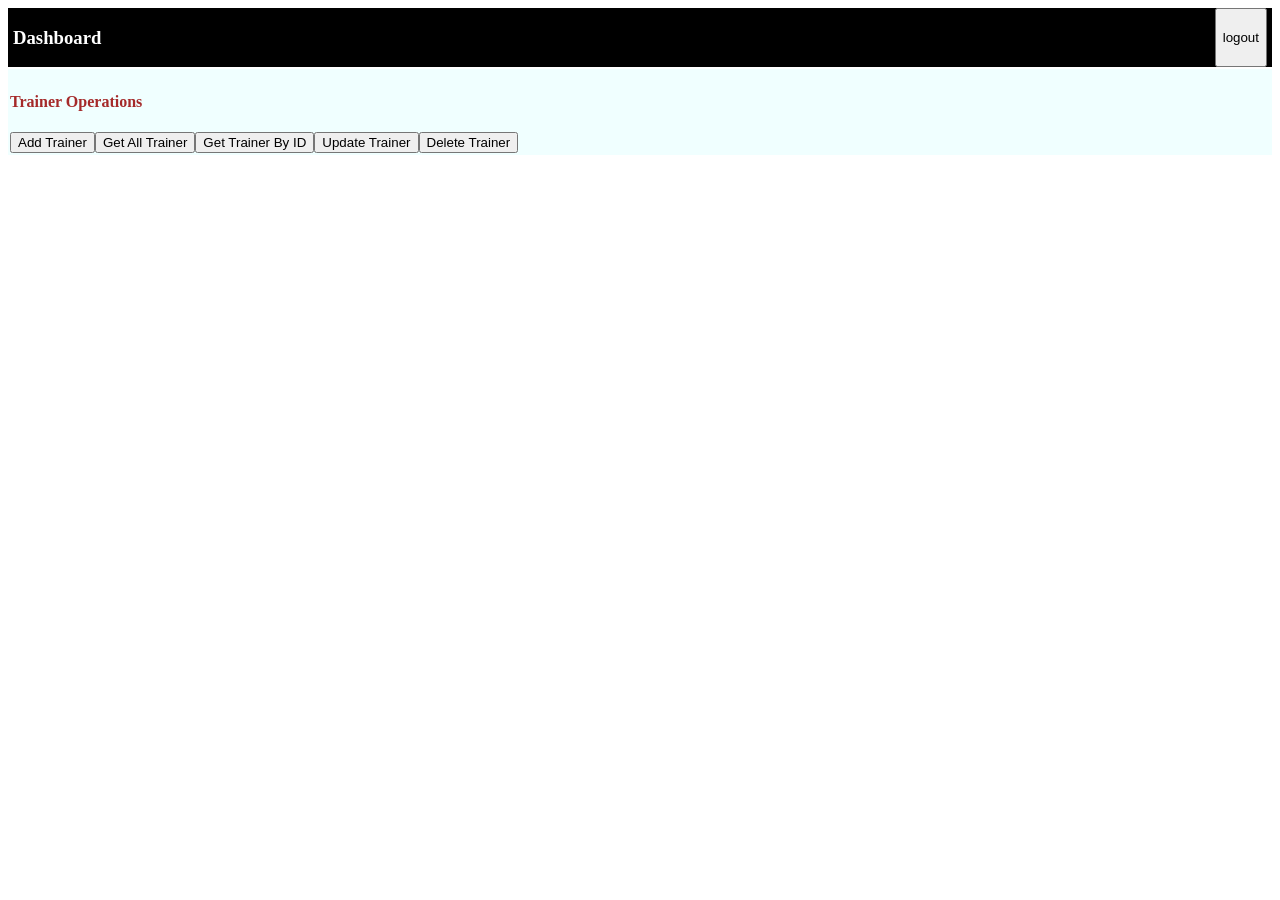
<file: sampleDashboard.html>
<!DOCTYPE html>
<html lang="en">
<head>
    <meta charset="UTF-8">
    <meta name="viewport" content="width=device-width, initial-scale=1.0">
    <title>Document</title>
<style>
    .navBar{
        background-color: black;
        color: white;
        display: flex;
        justify-content: space-between;
        align-content: center;
        padding: 0% 5px;
    }
    .container{
        background-color: azure;
        color: brown;
        padding: 2px;
        margin-top: 2px;
    }
    .btnOption{
        display: flex;
    }
    .option{
        background-color: beige;
        color: black;
        padding: 5px;
        margin-top: 5px; 
        display: none;
    }
    .active{
        display: block;
    }

</style>


</head>
<body>

    <div class="navBar">
            <h3>Dashboard</h3>
            <button onclick="logout()">logout</button>
    </div>

    <div class="container">
        <div>
            <h4>Trainer Operations</h4>
        </div>
        <div class="btnOption">
            <button class="active" onclick="mthodtoClick('add')">Add Trainer</button>
            <button class="active" onclick="mthodtoClick('getAll')">Get All Trainer</button>
            <button class="active" onclick="mthodtoClick('get')">Get Trainer By ID</button>
            <button class="active" onclick="mthodtoClick('update')">Update Trainer</button>
            <button class="active" onclick="mthodtoClick('delete')">Delete Trainer</button>
        </div>
    </div>

    <div class ="option" id="add">
        <p>Add Trainer</p>
        <label>User Name</label><br>
        <input type="text" id="userName" required/><br>
        <label>Email ID</label><br>
        <input type="email" id="emailid" required/><br><br>
        <div id="dataViewdiv"></div>
        <button onclick="addTrainer()">add Trainer</button>

    </div>

    <div class ="option" id="getAll">
        <p>View All Trainer Details</p><br>
        <button onclick="getAllTrainer()">fetch Data</button>
    </div>

        <div class ="option" id="get">
        <p>Get Trainer Detail</p>
    </div>

        <div class ="option" id="update">
        <p>Update Trainer</p>
    </div>
 <div class ="option" id="delete">
        <p>Delete Trainer</p>
    </div>
    


    <script>

        const BASEURL ='http://localhost:8080';


                const token = localStorage.getItem('jwt_token');

      async  function addTrainer(){    // arrow function

            const name =document.getElementById('userName').value.trim();
            const email = document.getElementById('emailid').value;

            if(!name || !email){
                alert("Name and Email must given any value");
                return;
            }
            try{
                const res = await fetch(BASEURL+'/addTrainer',{
                    method:'POST',
                    headers:{'Content-type':'application/json','Authorization':'Bearer '+token},
                    body: JSON.stringify({name:name,email:email})
                });
            
            if(!res.ok){
                alert("Data is not Stored");
                throw new status(res.status);
            }
            
            document.getElementById('dataViewdiv').textContent='Trainer Added Sucessfully';
        }catch(err){
            document.getElementById('dataViewdiv').textContent='Cannot Add Trainer Details';
        }
        }


        async function getAllTrainer(){
            try{
            const res = await fetch(BASEURL+'/admin/fetchAllTrainers',{
                headers{'Authorization':'Bearer '+token},
                

            }


        }

const logout = () =>{
    localStorage.clear();
    window.location.href("index.html")
}

function mthodtoClick(id){
    document.querySelectorAll(".option").forEach(p => p.classList.remove("active"))
    document.getElementById(id).classList.add('active')
}
      
    </script>
    
</body>
</html>
</file>
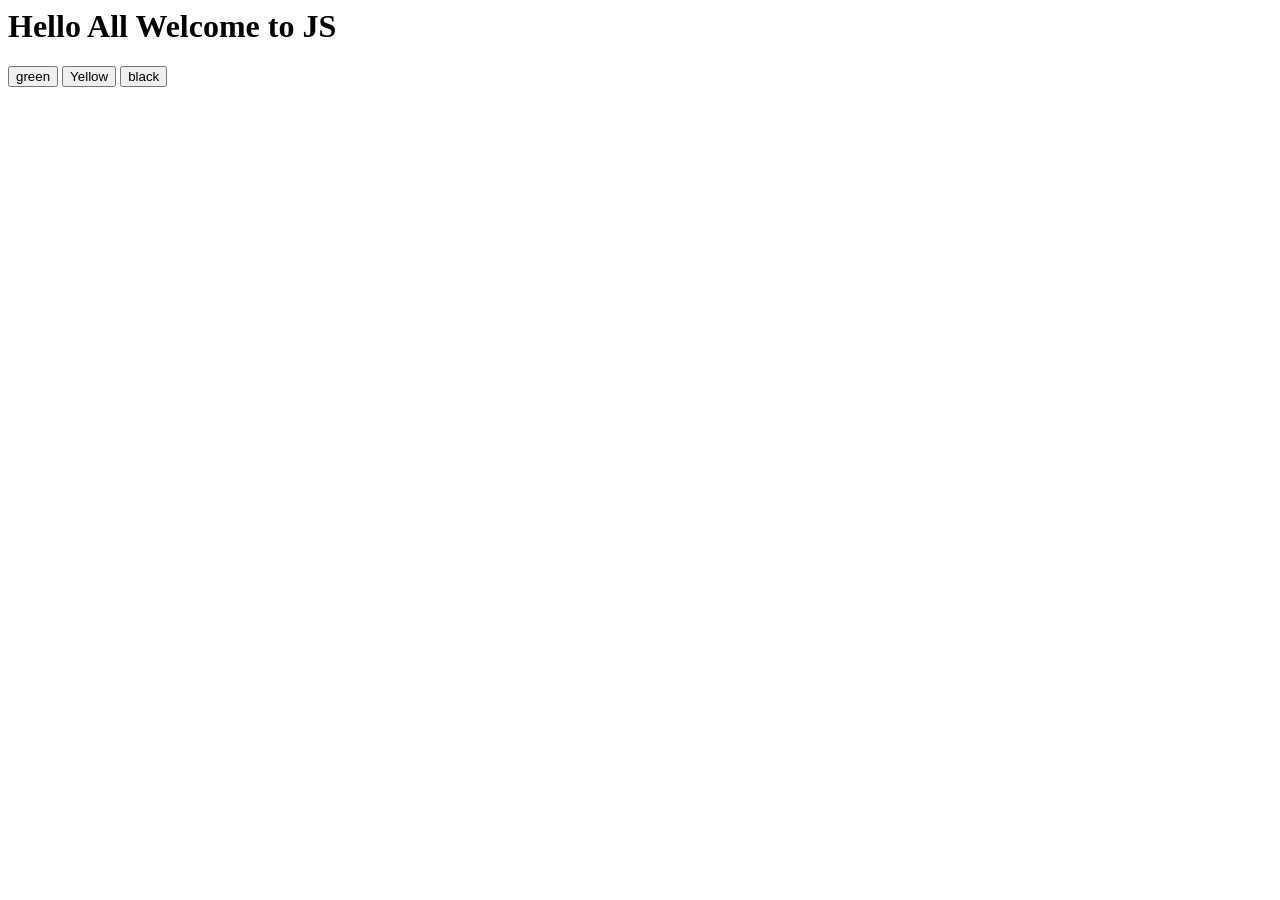
<file: sams.html>
<html>
    <head>
        <title>Java Script</title>

        
    </head>

    <body>
        <h1>Hello All Welcome to JS</h1>
        <button id= "greenbt">green</button>
        <button id = "yellowbt">Yellow</button>
        <button id="black">black</button>
<script>

            let green = document.getElementById("greenbt");
            green.addEventListener("click",function(){
                alert("Clicked");
                green.style.backgroundColor="green";
            });


            let yell = document.getElementById("yellowbt");
            yell.addEventListener("click",function(){
                alert("Clicked yellow");
                yell.style.backgroundColor="yellow";
            });

            let black  = document.getElementById("black");
            black.addEventListener("click",function(){
                alert("Black Clicked");
                black.style.backgroundColor="black";
            })

        </script>

    </body>
</html>
</file>
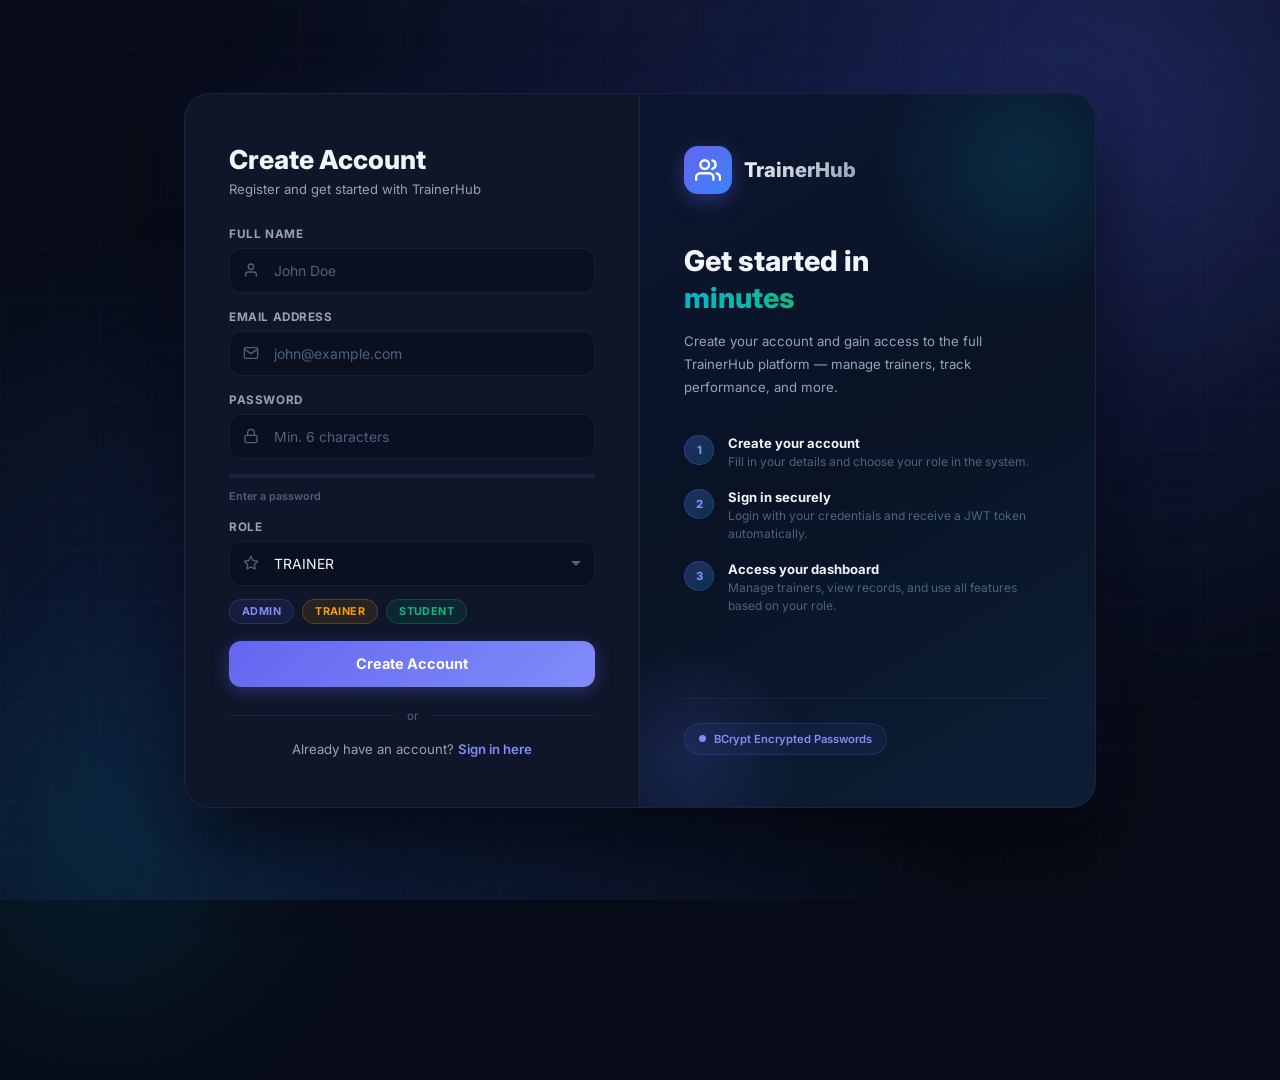
<file: signup.html>
<!DOCTYPE html>
<html lang="en">
<head>
  <meta charset="UTF-8" />
  <meta name="viewport" content="width=device-width, initial-scale=1.0" />
  <title>TrainerHub — Sign Up</title>
  <meta name="description" content="Create your TrainerHub account — secure JWT-based registration." />
  <link rel="preconnect" href="https://fonts.googleapis.com" />
  <link href="https://fonts.googleapis.com/css2?family=Inter:wght@300;400;500;600;700;800&display=swap" rel="stylesheet" />
  <style>
    /* ============================================================
       CSS VARIABLES & RESET
    ============================================================ */
    :root {
      --bg-base:        #080c18;
      --bg-card:        #0f1629;
      --bg-input:       #0a1020;
      --border:         rgba(99, 131, 199, 0.13);
      --border-focus:   rgba(99, 131, 199, 0.5);
      --primary:        #6366f1;
      --primary-light:  #818cf8;
      --primary-glow:   rgba(99, 102, 241, 0.35);
      --accent-cyan:    #06b6d4;
      --accent-emerald: #10b981;
      --accent-rose:    #f43f5e;
      --accent-amber:   #f59e0b;
      --text-primary:   #f1f5f9;
      --text-secondary: #94a3b8;
      --text-muted:     #4b6280;
      --radius-md:      12px;
      --radius-lg:      18px;
      --radius-xl:      26px;
      --transition:     0.22s cubic-bezier(0.4,0,0.2,1);
    }

    *, *::before, *::after { box-sizing: border-box; margin: 0; padding: 0; }
    html { font-size: 15px; scroll-behavior: smooth; }

    body {
      font-family: 'Inter', system-ui, sans-serif;
      background: var(--bg-base);
      color: var(--text-primary);
      min-height: 100vh;
      display: flex;
      align-items: center;
      justify-content: center;
      position: relative;
      overflow-x: hidden;
      -webkit-font-smoothing: antialiased;
    }

    /* ============================================================
       ANIMATED BACKGROUND
    ============================================================ */
    .bg-layer {
      position: fixed;
      inset: 0;
      pointer-events: none;
      z-index: 0;
      background: radial-gradient(ellipse at 75% 15%, #15204a 0%, transparent 55%),
                  radial-gradient(ellipse at 25% 80%, #0f2040 0%, transparent 50%),
                  radial-gradient(ellipse at 50% 50%, #0a0f20 0%, transparent 60%);
    }

    .orb {
      position: absolute;
      border-radius: 50%;
      filter: blur(85px);
      animation: floatOrb 14s ease-in-out infinite;
      pointer-events: none;
    }
    .orb1 {
      width: 600px; height: 600px;
      background: radial-gradient(circle, rgba(99,102,241,0.18) 0%, transparent 70%);
      top: -200px; right: -150px;
      animation-delay: 0s;
    }
    .orb2 {
      width: 450px; height: 450px;
      background: radial-gradient(circle, rgba(6,182,212,0.15) 0%, transparent 70%);
      bottom: -180px; left: -120px;
      animation-delay: -6s;
    }
    .orb3 {
      width: 300px; height: 300px;
      background: radial-gradient(circle, rgba(16,185,129,0.12) 0%, transparent 70%);
      top: 40%; left: 20%;
      animation-delay: -11s;
    }

    @keyframes floatOrb {
      0%,100% { transform: translateY(0) scale(1); }
      50%      { transform: translateY(-28px) scale(1.05); }
    }

    .bg-grid {
      position: fixed;
      inset: 0;
      pointer-events: none;
      z-index: 0;
      background-image:
        linear-gradient(rgba(99,102,241,0.03) 1px, transparent 1px),
        linear-gradient(90deg, rgba(99,102,241,0.03) 1px, transparent 1px);
      background-size: 50px 50px;
    }

    /* ============================================================
       LAYOUT
    ============================================================ */
    .page-wrapper {
      position: relative;
      z-index: 1;
      width: 100%;
      max-width: 960px;
      min-height: 100vh;
      display: flex;
      align-items: center;
      justify-content: center;
      padding: 40px 24px;
    }

    .signup-container {
      display: grid;
      grid-template-columns: 1fr 1fr;
      background: var(--bg-card);
      border: 1px solid var(--border);
      border-radius: var(--radius-xl);
      box-shadow: 0 32px 80px rgba(0,0,0,0.7), 0 0 60px rgba(99,102,241,0.1);
      overflow: hidden;
      width: 100%;
      animation: cardIn 0.5s cubic-bezier(0.34,1.56,0.64,1);
    }

    @keyframes cardIn {
      from { opacity: 0; transform: translateY(40px) scale(0.96); }
      to   { opacity: 1; transform: translateY(0) scale(1); }
    }

    /* ============================================================
       LEFT PANEL — FORM
    ============================================================ */
    .form-panel {
      padding: 50px 44px;
      display: flex;
      flex-direction: column;
      justify-content: center;
      border-right: 1px solid var(--border);
    }

    .form-title {
      font-size: 1.75rem;
      font-weight: 800;
      color: var(--text-primary);
      margin-bottom: 6px;
    }
    .form-subtitle {
      font-size: 0.875rem;
      color: var(--text-secondary);
      margin-bottom: 30px;
    }

    /* ---- Fields ---- */
    .field {
      display: flex;
      flex-direction: column;
      gap: 7px;
      margin-bottom: 17px;
    }

    .field label {
      font-size: 0.78rem;
      font-weight: 700;
      color: var(--text-secondary);
      letter-spacing: 0.05em;
      text-transform: uppercase;
    }

    .input-wrap {
      position: relative;
      display: flex;
      align-items: center;
    }

    .input-ico {
      position: absolute;
      left: 14px;
      color: var(--text-muted);
      pointer-events: none;
      transition: color var(--transition);
      z-index: 1;
    }

    .input-wrap:focus-within .input-ico { color: var(--primary); }

    .input-wrap input,
    .input-wrap select {
      width: 100%;
      padding: 13px 14px 13px 44px;
      background: var(--bg-input);
      border: 1px solid var(--border);
      border-radius: var(--radius-md);
      color: var(--text-primary);
      font-family: inherit;
      font-size: 0.93rem;
      outline: none;
      transition: border-color var(--transition), box-shadow var(--transition), background var(--transition);
      -webkit-appearance: none;
    }

    .input-wrap input::placeholder { color: var(--text-muted); }

    .input-wrap input:focus,
    .input-wrap select:focus {
      border-color: var(--border-focus);
      box-shadow: 0 0 0 3px var(--primary-glow);
      background: #08101e;
    }

    /* Select custom arrow */
    .select-wrap::after {
      content: '';
      position: absolute;
      right: 14px;
      width: 0; height: 0;
      border-left: 5px solid transparent;
      border-right: 5px solid transparent;
      border-top: 5px solid var(--text-muted);
      pointer-events: none;
      z-index: 1;
    }

    .input-wrap select option {
      background: #141d30;
      color: var(--text-primary);
    }

    /* Role indicator badges */
    .role-pills {
      display: flex;
      gap: 8px;
      margin-top: 6px;
      flex-wrap: wrap;
    }
    .role-pill {
      padding: 5px 12px;
      border-radius: 100px;
      font-size: 0.72rem;
      font-weight: 700;
      border: 1px solid transparent;
      cursor: pointer;
      transition: all var(--transition);
      letter-spacing: 0.04em;
    }
    .pill-admin   { background: rgba(99,102,241,0.1); border-color: rgba(99,102,241,0.25); color: var(--primary-light); }
    .pill-trainer { background: rgba(245,158,11,0.1); border-color: rgba(245,158,11,0.25); color: var(--accent-amber); }
    .pill-student { background: rgba(16,185,129,0.1); border-color: rgba(16,185,129,0.25); color: var(--accent-emerald); }
    .pill-admin:hover   { background: rgba(99,102,241,0.2); }
    .pill-trainer:hover { background: rgba(245,158,11,0.2); }
    .pill-student:hover { background: rgba(16,185,129,0.2); }

    /* Password strength bar */
    .pw-strength-bar {
      height: 4px;
      border-radius: 4px;
      background: var(--border);
      overflow: hidden;
      margin-top: 8px;
    }
    .pw-strength-fill {
      height: 100%;
      border-radius: 4px;
      width: 0%;
      transition: width 0.35s ease, background 0.35s ease;
    }
    .pw-strength-label {
      font-size: 0.72rem;
      margin-top: 5px;
      font-weight: 600;
      color: var(--text-muted);
      transition: color 0.3s;
    }

    /* Alert */
    .alert {
      display: none;
      padding: 11px 15px;
      border-radius: var(--radius-md);
      font-size: 0.87rem;
      font-weight: 500;
      margin-bottom: 16px;
      animation: fadeIn 0.2s ease;
    }
    .alert-error   { background: rgba(244,63,94,0.12);  border: 1px solid rgba(244,63,94,0.3);  color: #fb7185; }
    .alert-success { background: rgba(16,185,129,0.12); border: 1px solid rgba(16,185,129,0.3); color: #34d399; }

    @keyframes fadeIn {
      from { opacity:0; transform: translateY(-5px); }
      to   { opacity:1; transform: none; }
    }

    /* Submit Button */
    .btn-submit {
      width: 100%;
      padding: 14px;
      background: linear-gradient(135deg, var(--primary), var(--primary-light));
      color: #fff;
      border: none;
      border-radius: var(--radius-md);
      font-family: inherit;
      font-size: 0.97rem;
      font-weight: 700;
      cursor: pointer;
      position: relative;
      overflow: hidden;
      transition: all var(--transition);
      box-shadow: 0 4px 18px var(--primary-glow);
      display: flex;
      align-items: center;
      justify-content: center;
      gap: 8px;
      margin-bottom: 22px;
    }
    .btn-submit::before {
      content: '';
      position: absolute;
      inset: 0;
      background: rgba(255,255,255,0);
      transition: background var(--transition);
    }
    .btn-submit:hover {
      box-shadow: 0 8px 28px var(--primary-glow);
      transform: translateY(-2px);
    }
    .btn-submit:hover::before { background: rgba(255,255,255,0.06); }
    .btn-submit:active { transform: scale(0.98); }
    .btn-submit:disabled { opacity:0.6; cursor:not-allowed; transform:none; }

    .btn-loader {
      width: 17px; height: 17px;
      border: 2.5px solid rgba(255,255,255,0.3);
      border-top-color: #fff;
      border-radius: 50%;
      animation: spin 0.65s linear infinite;
      display: none;
    }
    @keyframes spin { to { transform: rotate(360deg); } }

    .divider {
      display: flex; align-items: center; gap: 12px;
      margin: 0 0 18px;
      color: var(--text-muted); font-size: 0.78rem;
    }
    .divider::before, .divider::after {
      content: ''; flex:1; height:1px; background: var(--border);
    }

    .form-footer {
      text-align: center;
      font-size: 0.88rem;
      color: var(--text-secondary);
    }
    .form-footer a {
      color: var(--primary-light);
      text-decoration: none;
      font-weight: 600;
      transition: color var(--transition);
    }
    .form-footer a:hover { color: var(--accent-cyan); }

    /* ============================================================
       RIGHT PANEL — INFO
    ============================================================ */
    .info-panel {
      background: linear-gradient(150deg, #0c1630 0%, #091325 50%, #0d1e35 100%);
      padding: 52px 44px;
      display: flex;
      flex-direction: column;
      justify-content: space-between;
      position: relative;
      overflow: hidden;
    }

    .info-panel::before {
      content: '';
      position: absolute;
      top: -80px; right: -80px;
      width: 300px; height: 300px;
      background: radial-gradient(circle, rgba(6,182,212,0.14) 0%, transparent 70%);
      border-radius: 50%;
    }
    .info-panel::after {
      content: '';
      position: absolute;
      bottom: -60px; left: -60px;
      width: 220px; height: 220px;
      background: radial-gradient(circle, rgba(99,102,241,0.16) 0%, transparent 70%);
      border-radius: 50%;
    }

    .info-top { position: relative; z-index: 1; }

    .info-logo {
      display: flex; align-items: center; gap: 12px;
      margin-bottom: 48px;
    }
    .logo-box {
      width: 48px; height: 48px;
      background: linear-gradient(135deg, var(--primary), #3b82f6);
      border-radius: 14px;
      display: grid; place-items: center;
      color: #fff;
      box-shadow: 0 6px 20px var(--primary-glow);
      flex-shrink: 0;
    }
    .logo-name {
      font-size: 1.35rem; font-weight: 800;
      background: linear-gradient(135deg, #f1f5f9, #94a3b8);
      -webkit-background-clip: text;
      -webkit-text-fill-color: transparent;
      background-clip: text;
    }

    .info-headline {
      font-size: 1.9rem; font-weight: 800; line-height: 1.3;
      color: var(--text-primary); margin-bottom: 14px;
    }
    .info-headline span {
      background: linear-gradient(135deg, var(--accent-cyan), var(--accent-emerald));
      -webkit-background-clip: text;
      -webkit-text-fill-color: transparent;
      background-clip: text;
    }

    .info-desc {
      font-size: 0.88rem; color: var(--text-secondary);
      line-height: 1.75; margin-bottom: 36px;
    }

    /* Step list */
    .steps {
      display: flex; flex-direction: column; gap: 18px;
    }
    .step {
      display: flex; align-items: flex-start; gap: 14px;
    }
    .step-num {
      width: 30px; height: 30px; border-radius: 50%; flex-shrink: 0;
      background: linear-gradient(135deg, rgba(99,102,241,0.3), rgba(6,182,212,0.2));
      border: 1px solid rgba(99,102,241,0.3);
      display: grid; place-items: center;
      font-size: 0.75rem; font-weight: 800;
      color: var(--primary-light);
    }
    .step-text strong {
      display: block; font-size: 0.87rem; font-weight: 700;
      color: var(--text-primary); margin-bottom: 2px;
    }
    .step-text p {
      font-size: 0.8rem; color: var(--text-muted); line-height: 1.5;
    }

    .info-bottom { position: relative; z-index: 1; padding-top: 24px; border-top: 1px solid var(--border); }

    .secure-tag {
      display: inline-flex; align-items: center; gap: 8px;
      padding: 8px 14px;
      background: rgba(99,102,241,0.08);
      border: 1px solid rgba(99,102,241,0.2);
      border-radius: 100px;
      font-size: 0.75rem; font-weight: 600;
      color: var(--primary-light);
    }
    .tag-dot {
      width: 7px; height: 7px; border-radius: 50%;
      background: var(--primary-light);
      animation: pulse 2s ease-in-out infinite;
    }
    @keyframes pulse {
      0%,100% { opacity:1; transform: scale(1); }
      50%      { opacity:0.5; transform: scale(0.75); }
    }

    /* ============================================================
       TOAST
    ============================================================ */
    #toast-container {
      position: fixed; bottom: 28px; right: 28px;
      display: flex; flex-direction: column; gap: 10px;
      z-index: 9999;
    }
    .toast {
      display: flex; align-items: center; gap: 10px;
      padding: 13px 18px;
      background: #141d30;
      border: 1px solid var(--border);
      border-radius: var(--radius-md);
      font-size: 0.87rem; font-weight: 500;
      color: var(--text-primary);
      box-shadow: 0 8px 28px rgba(0,0,0,0.5);
      animation: toastIn 0.35s cubic-bezier(0.34,1.56,0.64,1);
      max-width: 320px;
    }
    .toast-dot { width:8px; height:8px; border-radius:50%; flex-shrink:0; }
    .toast-success .toast-dot { background: var(--accent-emerald); }
    .toast-error   .toast-dot { background: var(--accent-rose); }
    .toast-info    .toast-dot { background: var(--primary-light); }
    .toast-out { animation: toastOut 0.3s ease forwards; }

    @keyframes toastIn  { from { opacity:0; transform: translateX(30px); } to { opacity:1; transform: none; } }
    @keyframes toastOut { from { opacity:1; } to { opacity:0; transform: translateX(30px); } }

    /* ============================================================
       RESPONSIVE
    ============================================================ */
    @media (max-width: 760px) {
      .signup-container { grid-template-columns: 1fr; }
      .info-panel { display: none; }
      .form-panel { padding: 40px 28px; border-right: none; }
      .form-title { font-size: 1.4rem; }
    }
  </style>
</head>
<body>

  <!-- Animated Background -->
  <div class="bg-layer"></div>
  <div class="bg-grid"></div>
  <div class="orb orb1"></div>
  <div class="orb orb2"></div>
  <div class="orb orb3"></div>

  <div class="page-wrapper">
    <div class="signup-container">

      <!-- ===== LEFT: FORM PANEL ===== -->
      <div class="form-panel">
        <h1 class="form-title">Create Account</h1>
        <p class="form-subtitle">Register and get started with TrainerHub</p>

        <div id="reg-alert" class="alert alert-error"></div>
        <div id="reg-success" class="alert alert-success"></div>

        <form id="signup-form" novalidate>

          <!-- Full Name -->
          <div class="field">
            <label for="reg-name">Full Name</label>
            <div class="input-wrap">
              <svg class="input-ico" width="16" height="16" viewBox="0 0 24 24" fill="none" stroke="currentColor" stroke-width="2" stroke-linecap="round" stroke-linejoin="round">
                <path d="M20 21v-2a4 4 0 0 0-4-4H8a4 4 0 0 0-4 4v2"/>
                <circle cx="12" cy="7" r="4"/>
              </svg>
              <input type="text" id="reg-name" placeholder="John Doe" required autocomplete="name" />
            </div>
          </div>

          <!-- Email -->
          <div class="field">
            <label for="reg-email">Email Address</label>
            <div class="input-wrap">
              <svg class="input-ico" width="16" height="16" viewBox="0 0 24 24" fill="none" stroke="currentColor" stroke-width="2" stroke-linecap="round" stroke-linejoin="round">
                <path d="M4 4h16c1.1 0 2 .9 2 2v12c0 1.1-.9 2-2 2H4c-1.1 0-2-.9-2-2V6c0-1.1.9-2 2-2z"/>
                <polyline points="22,6 12,13 2,6"/>
              </svg>
              <input type="email" id="reg-email" placeholder="john@example.com" required autocomplete="email" />
            </div>
          </div>

          <!-- Password -->
          <div class="field">
            <label for="reg-password">Password</label>
            <div class="input-wrap">
              <svg class="input-ico" width="16" height="16" viewBox="0 0 24 24" fill="none" stroke="currentColor" stroke-width="2" stroke-linecap="round" stroke-linejoin="round">
                <rect x="3" y="11" width="18" height="11" rx="2" ry="2"/>
                <path d="M7 11V7a5 5 0 0 1 10 0v4"/>
              </svg>
              <input type="password" id="reg-password" placeholder="Min. 6 characters" required autocomplete="new-password" />
            </div>
            <div class="pw-strength-bar">
              <div class="pw-strength-fill" id="pw-fill"></div>
            </div>
            <span class="pw-strength-label" id="pw-label">Enter a password</span>
          </div>

          <!-- Role -->
          <div class="field">
            <label for="reg-role">Role</label>
            <div class="input-wrap select-wrap">
              <svg class="input-ico" width="16" height="16" viewBox="0 0 24 24" fill="none" stroke="currentColor" stroke-width="2" stroke-linecap="round" stroke-linejoin="round">
                <path d="M12 2l3.09 6.26L22 9.27l-5 4.87 1.18 6.88L12 17.77l-6.18 3.25L7 14.14 2 9.27l6.91-1.01L12 2z"/>
              </svg>
              <select id="reg-role">
                <option value="ADMIN">ADMIN</option>
                <option value="TRAINER" selected>TRAINER</option>
                <option value="STUDENT">STUDENT</option>
              </select>
            </div>
            <!-- Quick role select pills -->
            <div class="role-pills">
              <span class="role-pill pill-admin"   onclick="setRole('ADMIN')">ADMIN</span>
              <span class="role-pill pill-trainer" onclick="setRole('TRAINER')">TRAINER</span>
              <span class="role-pill pill-student" onclick="setRole('STUDENT')">STUDENT</span>
            </div>
          </div>

          <!-- Submit -->
          <button type="submit" class="btn-submit" id="reg-btn">
            <span class="btn-text">Create Account</span>
            <span class="btn-loader" id="reg-loader"></span>
          </button>
        </form>

        <div class="divider"><span>or</span></div>

        <p class="form-footer">
          Already have an account? <a href="login.html">Sign in here</a>
        </p>
      </div>

      <!-- ===== RIGHT: INFO PANEL ===== -->
      <div class="info-panel">
        <div class="info-top">
          <div class="info-logo">
            <div class="logo-box">
              <svg width="26" height="26" viewBox="0 0 24 24" fill="none" stroke="currentColor" stroke-width="2.2" stroke-linecap="round" stroke-linejoin="round">
                <path d="M17 21v-2a4 4 0 0 0-4-4H5a4 4 0 0 0-4 4v2"/>
                <circle cx="9" cy="7" r="4"/>
                <path d="M23 21v-2a4 4 0 0 0-3-3.87"/>
                <path d="M16 3.13a4 4 0 0 1 0 7.75"/>
              </svg>
            </div>
            <span class="logo-name">TrainerHub</span>
          </div>

          <h2 class="info-headline">
            Get started in<br/>
            <span>minutes</span>
          </h2>
          <p class="info-desc">
            Create your account and gain access to the full TrainerHub platform — manage trainers, track performance, and more.
          </p>

          <div class="steps">
            <div class="step">
              <div class="step-num">1</div>
              <div class="step-text">
                <strong>Create your account</strong>
                <p>Fill in your details and choose your role in the system.</p>
              </div>
            </div>
            <div class="step">
              <div class="step-num">2</div>
              <div class="step-text">
                <strong>Sign in securely</strong>
                <p>Login with your credentials and receive a JWT token automatically.</p>
              </div>
            </div>
            <div class="step">
              <div class="step-num">3</div>
              <div class="step-text">
                <strong>Access your dashboard</strong>
                <p>Manage trainers, view records, and use all features based on your role.</p>
              </div>
            </div>
          </div>
        </div>

        <div class="info-bottom">
          <div class="secure-tag">
            <span class="tag-dot"></span>
            BCrypt Encrypted Passwords
          </div>
        </div>
      </div>

    </div>
  </div>

  <!-- Toast Container -->
  <div id="toast-container"></div>

  <script>
    const API_BASE = 'http://localhost:8080';
    const $ = id => document.getElementById(id);

    /* ---- Alert Helpers ---- */
    function showAlert(id, msg, type = 'error') {
      const el = $(id);
      el.className = `alert alert-${type}`;
      el.textContent = msg;
      el.style.display = 'block';
    }
    function hideAlert(id) { $(id).style.display = 'none'; }

    /* ---- Loading State ---- */
    function setLoading(on) {
      const btn  = $('reg-btn');
      const text = btn.querySelector('.btn-text');
      const loader = $('reg-loader');
      btn.disabled = on;
      text.style.display = on ? 'none' : '';
      loader.style.display = on ? 'block' : 'none';
    }

    /* ---- Toast ---- */
    function toast(msg, type = 'info') {
      const c = $('toast-container');
      const t = document.createElement('div');
      t.className = `toast toast-${type}`;
      t.innerHTML = `<span class="toast-dot"></span>${msg}`;
      c.appendChild(t);
      setTimeout(() => {
        t.classList.add('toast-out');
        t.addEventListener('animationend', () => t.remove());
      }, 3200);
    }

    /* ---- Role pill click ---- */
    function setRole(value) {
      $('reg-role').value = value;
    }

    /* ---- Password Strength ---- */
    $('reg-password').addEventListener('input', () => {
      const pw   = $('reg-password').value;
      const fill = $('pw-fill');
      const label = $('pw-label');
      let score = 0;
      if (pw.length >= 6)  score++;
      if (pw.length >= 10) score++;
      if (/[A-Z]/.test(pw)) score++;
      if (/[0-9]/.test(pw)) score++;
      if (/[^a-zA-Z0-9]/.test(pw)) score++;

      const config = [
        { pct: '0%',   color: '',                          text: 'Enter a password',  clr: '#4b6280' },
        { pct: '25%',  color: '#ef4444',                   text: 'Weak',             clr: '#ef4444' },
        { pct: '50%',  color: '#f97316',                   text: 'Fair',             clr: '#f97316' },
        { pct: '75%',  color: '#eab308',                   text: 'Good',             clr: '#eab308' },
        { pct: '90%',  color: '#22c55e',                   text: 'Strong',           clr: '#22c55e' },
        { pct: '100%', color: '#10b981',                   text: '🔒 Very Strong',   clr: '#10b981' },
      ];

      const cfg = config[Math.min(score, config.length - 1)];
      fill.style.width = pw.length === 0 ? '0%' : cfg.pct;
      fill.style.background = cfg.color;
      label.textContent = pw.length === 0 ? 'Enter a password' : cfg.text;
      label.style.color = pw.length === 0 ? '#4b6280' : cfg.clr;
    });

    /* ---- Form Submit ---- */
    $('signup-form').addEventListener('submit', async (e) => {
      e.preventDefault();
      hideAlert('reg-alert');
      hideAlert('reg-success');

      const name     = $('reg-name').value.trim();
      const email    = $('reg-email').value.trim();
      const password = $('reg-password').value;
      const role     = $('reg-role').value;

      if (!name || !email || !password) {
        showAlert('reg-alert', 'Please fill in all required fields.');
        return;
      }
      if (password.length < 6) {
        showAlert('reg-alert', 'Password must be at least 6 characters long.');
        return;
      }
      if (!/^[^\s@]+@[^\s@]+\.[^\s@]+$/.test(email)) {
        showAlert('reg-alert', 'Please enter a valid email address.');
        return;
      }

      setLoading(true);

      try {
        const res = await fetch(`${API_BASE}/auth/register`, {
          method: 'POST',
          headers: { 'Content-Type': 'application/json' },
          body: JSON.stringify({ name, email, password, role })
        });

        if (res.ok) {
          showAlert('reg-success', '🎉 Account created successfully! Redirecting to login…', 'success');
          $('signup-form').reset();
          $('pw-fill').style.width = '0%';
          $('pw-label').textContent = 'Enter a password';
          $('pw-label').style.color = '#4b6280';
          toast('Registration successful!', 'success');
          setTimeout(() => { window.location.href = 'login.html'; }, 1800);
        } else {
          const data = await res.json().catch(() => ({}));
          showAlert('reg-alert', data.message || 'Registration failed. This email may already be registered.');
        }

      } catch (err) {
        showAlert('reg-alert', 'Cannot connect to server. Make sure the backend is running on port 8080.');
      } finally {
        setLoading(false);
      }
    });
  </script>
</body>
</html>
</file>
<file: style.css>
/* =============================================
   TrainerHub — Premium Admin Portal CSS
   ============================================= */

@import url('https://fonts.googleapis.com/css2?family=Inter:wght@300;400;500;600;700;800&display=swap');

/* ---- CSS Variables / Design Tokens ---- */
:root {
  --bg-base:         #0b0e17;
  --bg-surface:      #111827;
  --bg-card:         #141d2e;
  --bg-card-hover:   #192234;
  --bg-input:        #0f1624;
  --bg-modal:        #131c2e;

  --border:          rgba(99, 131, 199, 0.12);
  --border-focus:    rgba(99, 131, 199, 0.45);
  --border-light:    rgba(255, 255, 255, 0.06);

  --primary:         #6366f1;
  --primary-hover:   #5254cc;
  --primary-glow:    rgba(99, 102, 241, 0.3);

  --accent-blue:     #3b82f6;
  --accent-cyan:     #06b6d4;
  --accent-emerald:  #10b981;
  --accent-amber:    #f59e0b;
  --accent-rose:     #f43f5e;

  --text-primary:    #f1f5f9;
  --text-secondary:  #94a3b8;
  --text-muted:      #4b6280;

  --radius-sm:       8px;
  --radius-md:       12px;
  --radius-lg:       16px;
  --radius-xl:       24px;
  --radius-pill:     100px;

  --shadow-sm:       0 2px 8px rgba(0, 0, 0, 0.4);
  --shadow-md:       0 8px 24px rgba(0, 0, 0, 0.5);
  --shadow-lg:       0 24px 60px rgba(0, 0, 0, 0.6);
  --shadow-glow:     0 0 40px rgba(99, 102, 241, 0.15);

  --sidebar-w:       260px;
  --topbar-h:        64px;
  --transition:      0.22s cubic-bezier(0.4, 0, 0.2, 1);
}

/* ---- Reset & Base ---- */
*, *::before, *::after { box-sizing: border-box; margin: 0; padding: 0; }

html { font-size: 15px; scroll-behavior: smooth; }

body {
  font-family: 'Inter', system-ui, sans-serif;
  background: var(--bg-base);
  color: var(--text-primary);
  min-height: 100vh;
  line-height: 1.6;
  -webkit-font-smoothing: antialiased;
}

a { color: var(--primary); text-decoration: none; transition: color var(--transition); }
a:hover { color: var(--accent-cyan); }

/* =============================================
   PAGE SYSTEM
   ============================================= */
.page {
  display: none;
  min-height: 100vh;
}
.page.active { display: flex; }

/* =============================================
   AUTH PAGES (Login / Register)
   ============================================= */
#page-login,
#page-register {
  align-items: center;
  justify-content: center;
  position: relative;
  overflow: hidden;
  background: radial-gradient(ellipse at 30% 20%, #1a1f3c 0%, var(--bg-base) 60%);
}

.auth-bg {
  position: absolute;
  inset: 0;
  pointer-events: none;
  overflow: hidden;
}

.auth-orb {
  position: absolute;
  border-radius: 50%;
  filter: blur(70px);
  opacity: 0.18;
  animation: float 10s ease-in-out infinite;
}
.orb1 {
  width: 450px; height: 450px;
  background: radial-gradient(circle, #6366f1, transparent);
  top: -120px; left: -100px;
  animation-delay: 0s;
}
.orb2 {
  width: 350px; height: 350px;
  background: radial-gradient(circle, #3b82f6, transparent);
  bottom: -80px; right: -80px;
  animation-delay: -4s;
}
.orb3 {
  width: 250px; height: 250px;
  background: radial-gradient(circle, #06b6d4, transparent);
  top: 50%; right: 20%;
  animation-delay: -7s;
}

@keyframes float {
  0%, 100% { transform: translateY(0) scale(1); }
  50%       { transform: translateY(-24px) scale(1.04); }
}

.auth-card {
  position: relative;
  z-index: 1;
  background: var(--bg-card);
  border: 1px solid var(--border);
  border-radius: var(--radius-xl);
  padding: 44px 40px;
  width: 100%;
  max-width: 440px;
  box-shadow: var(--shadow-lg), var(--shadow-glow);
  animation: slideUp 0.4s cubic-bezier(0.34, 1.56, 0.64, 1);
}

@keyframes slideUp {
  from { opacity: 0; transform: translateY(30px) scale(0.97); }
  to   { opacity: 1; transform: translateY(0) scale(1); }
}

.auth-logo {
  display: flex;
  align-items: center;
  gap: 10px;
  margin-bottom: 28px;
}

.logo-icon {
  width: 44px; height: 44px;
  background: linear-gradient(135deg, var(--primary), var(--accent-blue));
  border-radius: var(--radius-md);
  display: grid;
  place-items: center;
  color: #fff;
  flex-shrink: 0;
  box-shadow: 0 4px 14px var(--primary-glow);
}
.logo-icon.small { width: 36px; height: 36px; }

.logo-text {
  font-size: 1.25rem;
  font-weight: 700;
  background: linear-gradient(135deg, #f1f5f9, #94a3b8);
  -webkit-background-clip: text;
  -webkit-text-fill-color: transparent;
  background-clip: text;
}

.auth-title {
  font-size: 1.7rem;
  font-weight: 800;
  color: var(--text-primary);
  margin-bottom: 6px;
}

.auth-subtitle {
  color: var(--text-secondary);
  font-size: 0.875rem;
  margin-bottom: 28px;
}

.auth-form { display: flex; flex-direction: column; gap: 18px; }

.form-group { display: flex; flex-direction: column; gap: 7px; }

.form-group label {
  font-size: 0.82rem;
  font-weight: 600;
  color: var(--text-secondary);
  letter-spacing: 0.04em;
  text-transform: uppercase;
}

.input-wrapper {
  position: relative;
  display: flex;
  align-items: center;
}

.input-icon {
  position: absolute;
  left: 14px;
  color: var(--text-muted);
  pointer-events: none;
  z-index: 1;
  transition: color var(--transition);
}

.input-wrapper:focus-within .input-icon { color: var(--primary); }

.input-wrapper input,
.input-wrapper select {
  width: 100%;
  padding: 11px 14px 11px 42px;
  background: var(--bg-input);
  border: 1px solid var(--border);
  border-radius: var(--radius-md);
  color: var(--text-primary);
  font-family: inherit;
  font-size: 0.93rem;
  transition: border-color var(--transition), box-shadow var(--transition), background var(--transition);
  outline: none;
  -webkit-appearance: none;
}

.input-wrapper input::placeholder { color: var(--text-muted); }

.input-wrapper input:focus,
.input-wrapper select:focus {
  border-color: var(--border-focus);
  box-shadow: 0 0 0 3px var(--primary-glow);
  background: #0c1320;
}

.select-wrapper::after {
  content: '';
  position: absolute;
  right: 14px;
  width: 0; height: 0;
  border-left: 5px solid transparent;
  border-right: 5px solid transparent;
  border-top: 5px solid var(--text-muted);
  pointer-events: none;
}

.toggle-pw {
  position: absolute;
  right: 12px;
  background: none;
  border: none;
  color: var(--text-muted);
  cursor: pointer;
  padding: 4px;
  transition: color var(--transition);
}
.toggle-pw:hover { color: var(--text-primary); }

.auth-divider {
  display: flex;
  align-items: center;
  gap: 12px;
  margin: 18px 0 12px;
  color: var(--text-muted);
  font-size: 0.8rem;
}
.auth-divider::before, .auth-divider::after {
  content: '';
  flex: 1;
  height: 1px;
  background: var(--border);
}

.auth-switch { font-size: 0.87rem; color: var(--text-secondary); text-align: center; }

/* =============================================
   BUTTONS
   ============================================= */
.btn {
  display: inline-flex;
  align-items: center;
  gap: 7px;
  padding: 10px 20px;
  border-radius: var(--radius-md);
  font-family: inherit;
  font-size: 0.88rem;
  font-weight: 600;
  cursor: pointer;
  transition: all var(--transition);
  border: 1px solid transparent;
  white-space: nowrap;
  position: relative;
  overflow: hidden;
}
.btn::before {
  content: '';
  position: absolute;
  inset: 0;
  background: rgba(255,255,255,0);
  transition: background var(--transition);
}
.btn:hover::before { background: rgba(255,255,255,0.06); }
.btn:active { transform: scale(0.97); }

.btn-primary {
  background: linear-gradient(135deg, var(--primary), #818cf8);
  color: #fff;
  box-shadow: 0 4px 14px var(--primary-glow);
}
.btn-primary:hover {
  box-shadow: 0 6px 22px var(--primary-glow);
  transform: translateY(-1px);
}

.btn-ghost {
  background: transparent;
  color: var(--text-secondary);
  border-color: var(--border);
}
.btn-ghost:hover { color: var(--text-primary); border-color: var(--border-focus); background: var(--bg-input); }

.btn-danger {
  background: linear-gradient(135deg, var(--accent-rose), #e11d48);
  color: #fff;
  box-shadow: 0 4px 14px rgba(244, 63, 94, 0.3);
}
.btn-danger:hover { box-shadow: 0 6px 22px rgba(244, 63, 94, 0.4); transform: translateY(-1px); }

.btn-warning {
  background: linear-gradient(135deg, var(--accent-amber), #d97706);
  color: #fff;
  box-shadow: 0 4px 14px rgba(245, 158, 11, 0.3);
}
.btn-warning:hover { transform: translateY(-1px); }

.btn-full { width: 100%; justify-content: center; padding: 13px; font-size: 0.95rem; }

.btn-loader {
  width: 16px; height: 16px;
  border: 2px solid rgba(255,255,255,0.3);
  border-top-color: #fff;
  border-radius: 50%;
  animation: spin 0.65s linear infinite;
}
@keyframes spin { to { transform: rotate(360deg); } }

/* =============================================
   ALERTS
   ============================================= */
.alert {
  padding: 11px 14px;
  border-radius: var(--radius-md);
  font-size: 0.87rem;
  font-weight: 500;
  animation: fadeIn 0.2s ease;
}
.alert-error {
  background: rgba(244, 63, 94, 0.12);
  border: 1px solid rgba(244, 63, 94, 0.3);
  color: #fb7185;
}
.alert-success {
  background: rgba(16, 185, 129, 0.12);
  border: 1px solid rgba(16, 185, 129, 0.3);
  color: #34d399;
}
.alert-info {
  background: rgba(59, 130, 246, 0.12);
  border: 1px solid rgba(59, 130, 246, 0.3);
  color: #60a5fa;
}

@keyframes fadeIn { from { opacity: 0; transform: translateY(-6px); } to { opacity: 1; transform: none; } }

/* =============================================
   DASHBOARD LAYOUT
   ============================================= */
#page-dashboard {
  flex-direction: row;
  background: var(--bg-base);
}

/* ---- Sidebar ---- */
.sidebar {
  width: var(--sidebar-w);
  height: 100vh;
  position: fixed;
  left: 0; top: 0;
  background: var(--bg-surface);
  border-right: 1px solid var(--border);
  display: flex;
  flex-direction: column;
  z-index: 100;
  transition: transform var(--transition);
}

.sidebar-header {
  display: flex;
  align-items: center;
  justify-content: space-between;
  padding: 20px 20px 16px;
  border-bottom: 1px solid var(--border);
}

.sidebar-close {
  display: none;
  background: none;
  border: none;
  color: var(--text-muted);
  cursor: pointer;
  font-size: 1rem;
  padding: 4px 8px;
  border-radius: var(--radius-sm);
  transition: color var(--transition);
}
.sidebar-close:hover { color: var(--text-primary); }

.sidebar-nav {
  flex: 1;
  padding: 16px 12px;
  display: flex;
  flex-direction: column;
  gap: 4px;
  overflow-y: auto;
}

.nav-item {
  display: flex;
  align-items: center;
  gap: 12px;
  padding: 11px 14px;
  border-radius: var(--radius-md);
  color: var(--text-secondary);
  font-weight: 500;
  font-size: 0.9rem;
  transition: all var(--transition);
  position: relative;
}
.nav-item:hover { background: var(--bg-card); color: var(--text-primary); }
.nav-item.active {
  background: linear-gradient(135deg, rgba(99,102,241,0.15), rgba(129,140,248,0.08));
  color: #a5b4fc;
  border: 1px solid rgba(99, 102, 241, 0.2);
}
.nav-item.active::before {
  content: '';
  position: absolute;
  left: 0; top: 50%;
  transform: translateY(-50%);
  width: 3px; height: 60%;
  background: var(--primary);
  border-radius: 0 4px 4px 0;
}
.nav-item svg { flex-shrink: 0; }

.sidebar-footer {
  padding: 16px;
  border-top: 1px solid var(--border);
  display: flex;
  flex-direction: column;
  gap: 10px;
}

.user-pill {
  display: flex;
  align-items: center;
  gap: 10px;
  padding: 10px 12px;
  background: var(--bg-card);
  border-radius: var(--radius-md);
  border: 1px solid var(--border);
}

.user-avatar {
  width: 34px; height: 34px;
  background: linear-gradient(135deg, var(--primary), var(--accent-blue));
  border-radius: 50%;
  display: grid;
  place-items: center;
  font-weight: 700;
  font-size: 0.9rem;
  color: #fff;
  flex-shrink: 0;
}

.user-info { display: flex; flex-direction: column; min-width: 0; }
.user-name { font-size: 0.85rem; font-weight: 600; color: var(--text-primary); white-space: nowrap; overflow: hidden; text-overflow: ellipsis; }
.user-role { font-size: 0.72rem; color: var(--text-muted); }

.btn-logout {
  display: flex;
  align-items: center;
  gap: 8px;
  width: 100%;
  padding: 10px 12px;
  background: transparent;
  border: 1px solid var(--border);
  border-radius: var(--radius-md);
  color: var(--text-secondary);
  font-family: inherit;
  font-size: 0.85rem;
  font-weight: 500;
  cursor: pointer;
  transition: all var(--transition);
}
.btn-logout:hover {
  background: rgba(244, 63, 94, 0.1);
  border-color: rgba(244, 63, 94, 0.3);
  color: #fb7185;
}

/* ---- Main Content ---- */
.main-content {
  margin-left: var(--sidebar-w);
  flex: 1;
  display: flex;
  flex-direction: column;
  min-height: 100vh;
}

.topbar {
  height: var(--topbar-h);
  background: var(--bg-surface);
  border-bottom: 1px solid var(--border);
  display: flex;
  align-items: center;
  gap: 16px;
  padding: 0 28px;
  position: sticky;
  top: 0;
  z-index: 50;
  backdrop-filter: blur(12px);
}

.hamburger {
  display: none;
  flex-direction: column;
  gap: 5px;
  background: none;
  border: none;
  cursor: pointer;
  padding: 4px;
}
.hamburger span {
  display: block;
  width: 22px; height: 2px;
  background: var(--text-secondary);
  border-radius: 2px;
  transition: all var(--transition);
}

.topbar-title {
  font-size: 1rem;
  font-weight: 700;
  color: var(--text-primary);
  flex: 1;
}

.jwt-badge {
  display: flex;
  align-items: center;
  gap: 7px;
  padding: 6px 12px;
  background: rgba(16, 185, 129, 0.1);
  border: 1px solid rgba(16, 185, 129, 0.25);
  border-radius: var(--radius-pill);
  font-size: 0.75rem;
  font-weight: 600;
  color: var(--accent-emerald);
}

.jwt-dot {
  width: 7px; height: 7px;
  background: var(--accent-emerald);
  border-radius: 50%;
  animation: pulse 2s ease-in-out infinite;
}

@keyframes pulse {
  0%, 100% { opacity: 1; transform: scale(1); }
  50%       { opacity: 0.5; transform: scale(0.8); }
}

/* ---- Sections ---- */
.content-section { display: none; padding: 32px 28px; animation: fadeIn 0.25s ease; }
.content-section.active { display: block; }

.section-header {
  display: flex;
  align-items: flex-start;
  justify-content: space-between;
  gap: 16px;
  margin-bottom: 24px;
  flex-wrap: wrap;
}

.section-title {
  font-size: 1.45rem;
  font-weight: 800;
  color: var(--text-primary);
  margin-bottom: 4px;
}

.section-desc { font-size: 0.88rem; color: var(--text-secondary); }

/* ---- Stats Row ---- */
.stats-row {
  display: flex;
  gap: 16px;
  margin-bottom: 20px;
  flex-wrap: wrap;
}

.stat-card {
  display: flex;
  align-items: center;
  gap: 14px;
  padding: 16px 20px;
  background: var(--bg-card);
  border: 1px solid var(--border);
  border-radius: var(--radius-lg);
  min-width: 180px;
  transition: all var(--transition);
}
.stat-card:hover { background: var(--bg-card-hover); border-color: var(--border-focus); transform: translateY(-2px); }

.stat-icon {
  width: 44px; height: 44px;
  border-radius: var(--radius-md);
  display: grid;
  place-items: center;
  flex-shrink: 0;
}
.stat-icon.blue { background: rgba(59, 130, 246, 0.15); color: var(--accent-blue); }

.stat-info { display: flex; flex-direction: column; }
.stat-value { font-size: 1.5rem; font-weight: 800; color: var(--text-primary); line-height: 1; }
.stat-label { font-size: 0.75rem; color: var(--text-muted); font-weight: 500; margin-top: 4px; }

/* ---- Search Bar ---- */
.search-bar {
  display: flex;
  align-items: center;
  gap: 10px;
  padding: 0 14px;
  background: var(--bg-card);
  border: 1px solid var(--border);
  border-radius: var(--radius-md);
  margin-bottom: 20px;
  color: var(--text-muted);
  transition: border-color var(--transition), box-shadow var(--transition);
}
.search-bar:focus-within {
  border-color: var(--border-focus);
  box-shadow: 0 0 0 3px var(--primary-glow);
  color: var(--primary);
}
.search-bar input {
  flex: 1;
  padding: 12px 0;
  background: transparent;
  border: none;
  outline: none;
  color: var(--text-primary);
  font-family: inherit;
  font-size: 0.9rem;
}
.search-bar input::placeholder { color: var(--text-muted); }

/* ---- Table ---- */
.table-wrapper {
  background: var(--bg-card);
  border: 1px solid var(--border);
  border-radius: var(--radius-lg);
  overflow: hidden;
  box-shadow: var(--shadow-sm);
}

.data-table {
  width: 100%;
  border-collapse: collapse;
}

.data-table thead {
  background: linear-gradient(135deg, rgba(99,102,241,0.08), rgba(59,130,246,0.05));
  border-bottom: 1px solid var(--border);
}

.data-table th {
  padding: 13px 16px;
  text-align: left;
  font-size: 0.75rem;
  font-weight: 700;
  color: var(--text-muted);
  letter-spacing: 0.06em;
  text-transform: uppercase;
  white-space: nowrap;
}

.data-table td {
  padding: 14px 16px;
  font-size: 0.88rem;
  color: var(--text-primary);
  border-bottom: 1px solid var(--border-light);
  vertical-align: middle;
}

.data-table tbody tr {
  transition: background var(--transition);
}
.data-table tbody tr:hover { background: var(--bg-card-hover); }
.data-table tbody tr:last-child td { border-bottom: none; }

.trainer-id {
  font-family: 'Courier New', monospace;
  font-size: 0.8rem;
  color: var(--text-muted);
  background: var(--bg-input);
  padding: 2px 8px;
  border-radius: var(--radius-sm);
}

.trainer-email {
  color: var(--text-secondary);
  font-size: 0.85rem;
}

.trainer-date {
  color: var(--text-muted);
  font-size: 0.82rem;
}

.table-actions {
  display: flex;
  gap: 8px;
  flex-wrap: nowrap;
}

.btn-icon {
  display: inline-flex;
  align-items: center;
  gap: 5px;
  padding: 6px 12px;
  border-radius: var(--radius-sm);
  font-family: inherit;
  font-size: 0.78rem;
  font-weight: 600;
  cursor: pointer;
  border: 1px solid transparent;
  transition: all var(--transition);
}
.btn-icon:active { transform: scale(0.95); }

.btn-edit {
  background: rgba(245, 158, 11, 0.12);
  border-color: rgba(245, 158, 11, 0.25);
  color: var(--accent-amber);
}
.btn-edit:hover { background: rgba(245, 158, 11, 0.2); border-color: rgba(245, 158, 11, 0.4); }

.btn-delete {
  background: rgba(244, 63, 94, 0.1);
  border-color: rgba(244, 63, 94, 0.25);
  color: var(--accent-rose);
}
.btn-delete:hover { background: rgba(244, 63, 94, 0.18); border-color: rgba(244, 63, 94, 0.4); }

/* ---- Loading / Empty States ---- */
.loading-state {
  display: flex;
  flex-direction: column;
  align-items: center;
  gap: 16px;
  padding: 60px 20px;
  color: var(--text-muted);
}

.spinner {
  width: 36px; height: 36px;
  border: 3px solid var(--border);
  border-top-color: var(--primary);
  border-radius: 50%;
  animation: spin 0.7s linear infinite;
}

.empty-state {
  display: flex;
  flex-direction: column;
  align-items: center;
  gap: 12px;
  padding: 60px 20px;
  text-align: center;
  color: var(--text-muted);
}
.empty-icon {
  width: 72px; height: 72px;
  background: var(--bg-card);
  border: 1px solid var(--border);
  border-radius: 50%;
  display: grid;
  place-items: center;
  color: var(--text-muted);
}
.empty-state p { font-size: 0.95rem; }

/* ---- Form Card ---- */
.form-card {
  background: var(--bg-card);
  border: 1px solid var(--border);
  border-radius: var(--radius-lg);
  padding: 28px;
  max-width: 680px;
}
.form-card.compact { max-width: 560px; }

.form-row {
  display: grid;
  grid-template-columns: 1fr 1fr;
  gap: 16px;
}
@media (max-width: 560px) { .form-row { grid-template-columns: 1fr; } }

.form-actions { margin-top: 20px; }

/* ---- Trainer Profile Card ---- */
.trainer-profile-card {
  background: var(--bg-card);
  border: 1px solid var(--border);
  border-radius: var(--radius-lg);
  padding: 24px;
  max-width: 520px;
  margin-top: 24px;
  animation: slideUp 0.3s ease;
  box-shadow: var(--shadow-md);
}

.profile-header {
  display: flex;
  align-items: center;
  gap: 16px;
  margin-bottom: 20px;
  padding-bottom: 20px;
  border-bottom: 1px solid var(--border);
}

.profile-avatar {
  width: 56px; height: 56px;
  background: linear-gradient(135deg, var(--primary), var(--accent-cyan));
  border-radius: 50%;
  display: grid;
  place-items: center;
  font-size: 1.4rem;
  font-weight: 800;
  color: #fff;
  flex-shrink: 0;
  box-shadow: 0 4px 14px var(--primary-glow);
}

.profile-info { flex: 1; min-width: 0; }
.profile-info h3 { font-size: 1.1rem; font-weight: 700; color: var(--text-primary); }
.profile-info p { font-size: 0.85rem; color: var(--text-secondary); margin-top: 2px; }

.profile-badge {
  padding: 4px 12px;
  background: rgba(99, 102, 241, 0.15);
  border: 1px solid rgba(99, 102, 241, 0.3);
  border-radius: var(--radius-pill);
  font-size: 0.72rem;
  font-weight: 700;
  color: #a5b4fc;
  text-transform: uppercase;
  letter-spacing: 0.08em;
}

.profile-details {
  display: grid;
  grid-template-columns: 1fr 1fr;
  gap: 14px;
  margin-bottom: 20px;
}

.detail-item { display: flex; flex-direction: column; gap: 4px; }
.detail-label { font-size: 0.72rem; font-weight: 600; color: var(--text-muted); text-transform: uppercase; letter-spacing: 0.05em; }
.detail-value { font-size: 0.9rem; color: var(--text-primary); font-weight: 500; }

.profile-actions { display: flex; gap: 10px; }

/* =============================================
   MODALS
   ============================================= */
.modal-overlay {
  position: fixed;
  inset: 0;
  background: rgba(0, 0, 0, 0.7);
  backdrop-filter: blur(6px);
  z-index: 1000;
  display: flex;
  align-items: center;
  justify-content: center;
  padding: 20px;
  animation: fadeIn 0.2s ease;
}

.modal-card {
  background: var(--bg-modal);
  border: 1px solid var(--border);
  border-radius: var(--radius-xl);
  width: 100%;
  max-width: 480px;
  box-shadow: var(--shadow-lg);
  animation: slideUp 0.3s cubic-bezier(0.34, 1.56, 0.64, 1);
  overflow: hidden;
}
.modal-card.compact { max-width: 400px; }

.modal-header {
  display: flex;
  align-items: center;
  justify-content: space-between;
  padding: 20px 24px 16px;
  border-bottom: 1px solid var(--border);
}
.modal-header h3 { font-size: 1.05rem; font-weight: 700; }
.modal-header.danger {
  background: rgba(244, 63, 94, 0.06);
  gap: 12px;
  justify-content: flex-start;
}
.danger-icon {
  width: 40px; height: 40px;
  background: rgba(244, 63, 94, 0.15);
  border-radius: var(--radius-md);
  display: grid;
  place-items: center;
  color: var(--accent-rose);
  flex-shrink: 0;
}

.modal-close {
  background: none;
  border: none;
  color: var(--text-muted);
  cursor: pointer;
  font-size: 1rem;
  padding: 4px 8px;
  border-radius: var(--radius-sm);
  transition: color var(--transition);
  margin-left: auto;
}
.modal-close:hover { color: var(--text-primary); }

.modal-body { padding: 20px 24px; color: var(--text-secondary); font-size: 0.9rem; line-height: 1.6; }
.modal-body strong { color: var(--text-primary); }

.modal-footer {
  display: flex;
  align-items: center;
  justify-content: flex-end;
  gap: 10px;
  padding: 16px 24px;
  border-top: 1px solid var(--border);
}

.modal-card form { padding: 20px 24px; display: flex; flex-direction: column; gap: 16px; }

/* =============================================
   TOAST NOTIFICATIONS
   ============================================= */
#toast-container {
  position: fixed;
  bottom: 24px;
  right: 24px;
  z-index: 9999;
  display: flex;
  flex-direction: column;
  gap: 10px;
  pointer-events: none;
}

.toast {
  display: flex;
  align-items: center;
  gap: 10px;
  padding: 12px 18px;
  background: var(--bg-surface);
  border: 1px solid var(--border);
  border-radius: var(--radius-md);
  box-shadow: var(--shadow-md);
  font-size: 0.87rem;
  font-weight: 500;
  color: var(--text-primary);
  pointer-events: all;
  animation: toastIn 0.3s cubic-bezier(0.34, 1.56, 0.64, 1);
  min-width: 260px;
  max-width: 360px;
}
.toast.toast-success { border-left: 3px solid var(--accent-emerald); }
.toast.toast-error   { border-left: 3px solid var(--accent-rose); }
.toast.toast-info    { border-left: 3px solid var(--primary); }

.toast-dot {
  width: 8px; height: 8px;
  border-radius: 50%;
  flex-shrink: 0;
}
.toast-success .toast-dot { background: var(--accent-emerald); }
.toast-error   .toast-dot { background: var(--accent-rose); }
.toast-info    .toast-dot { background: var(--primary); }

.toast.toast-out { animation: toastOut 0.3s ease forwards; }

@keyframes toastIn {
  from { opacity: 0; transform: translateX(30px) scale(0.95); }
  to   { opacity: 1; transform: none; }
}
@keyframes toastOut {
  from { opacity: 1; transform: none; }
  to   { opacity: 0; transform: translateX(30px) scale(0.95); }
}

/* =============================================
   RESPONSIVE
   ============================================= */
@media (max-width: 768px) {
  .sidebar {
    transform: translateX(-100%);
    box-shadow: var(--shadow-lg);
  }
  .sidebar.open { transform: translateX(0); }
  .sidebar-close { display: block; }

  .main-content { margin-left: 0; }

  .hamburger { display: flex; }

  .auth-card { padding: 32px 24px; margin: 16px; }

  .content-section { padding: 24px 16px; }

  .topbar { padding: 0 16px; }

  .section-header { flex-direction: column; align-items: flex-start; }

  .data-table { font-size: 0.82rem; }
  .data-table th, .data-table td { padding: 10px 12px; }
}

@media (max-width: 480px) {
  .profile-details { grid-template-columns: 1fr; }
  .profile-header { flex-wrap: wrap; }
}

/* Scrollbar styling */
::-webkit-scrollbar { width: 6px; height: 6px; }
::-webkit-scrollbar-track { background: transparent; }
::-webkit-scrollbar-thumb { background: var(--border); border-radius: 3px; }
::-webkit-scrollbar-thumb:hover { background: var(--text-muted); }
</file>
<file: auth.css>
body {
    margin: 0;
    padding: 0;
    background-color: #f3b0b0;
    font-family: Arial, sans-serif;
}

table {
    width: 100%;
    height: 100vh;
}

h1 {
    color: navy;
    margin-bottom: 20px;
}

form {
    background-color: white;
    padding: 30px;
    width: 300px;
    border-radius: 10px;
    box-shadow: 0px 0px 10px gray;
}

input, select {
    width: 250px;
    padding: 10px;
    margin-bottom: 5px;
    border: 1px solid gray;
    border-radius: 5px;
    font-size: 14px;
}

select {
    background-color: white;
    cursor: pointer;
}

button {
    width: 270px;
    padding: 10px;
    background-color: blue;
    color: white;
    border: none;
    border-radius: 5px;
    cursor: pointer;
    font-size: 15px;
}

button:hover {
    background-color: darkblue;
}

button:disabled {
    background-color: gray;
    cursor: not-allowed;
}

a {
    text-decoration: none;
    color: blue;
}

a:hover {
    text-decoration: underline;
}
</file>
